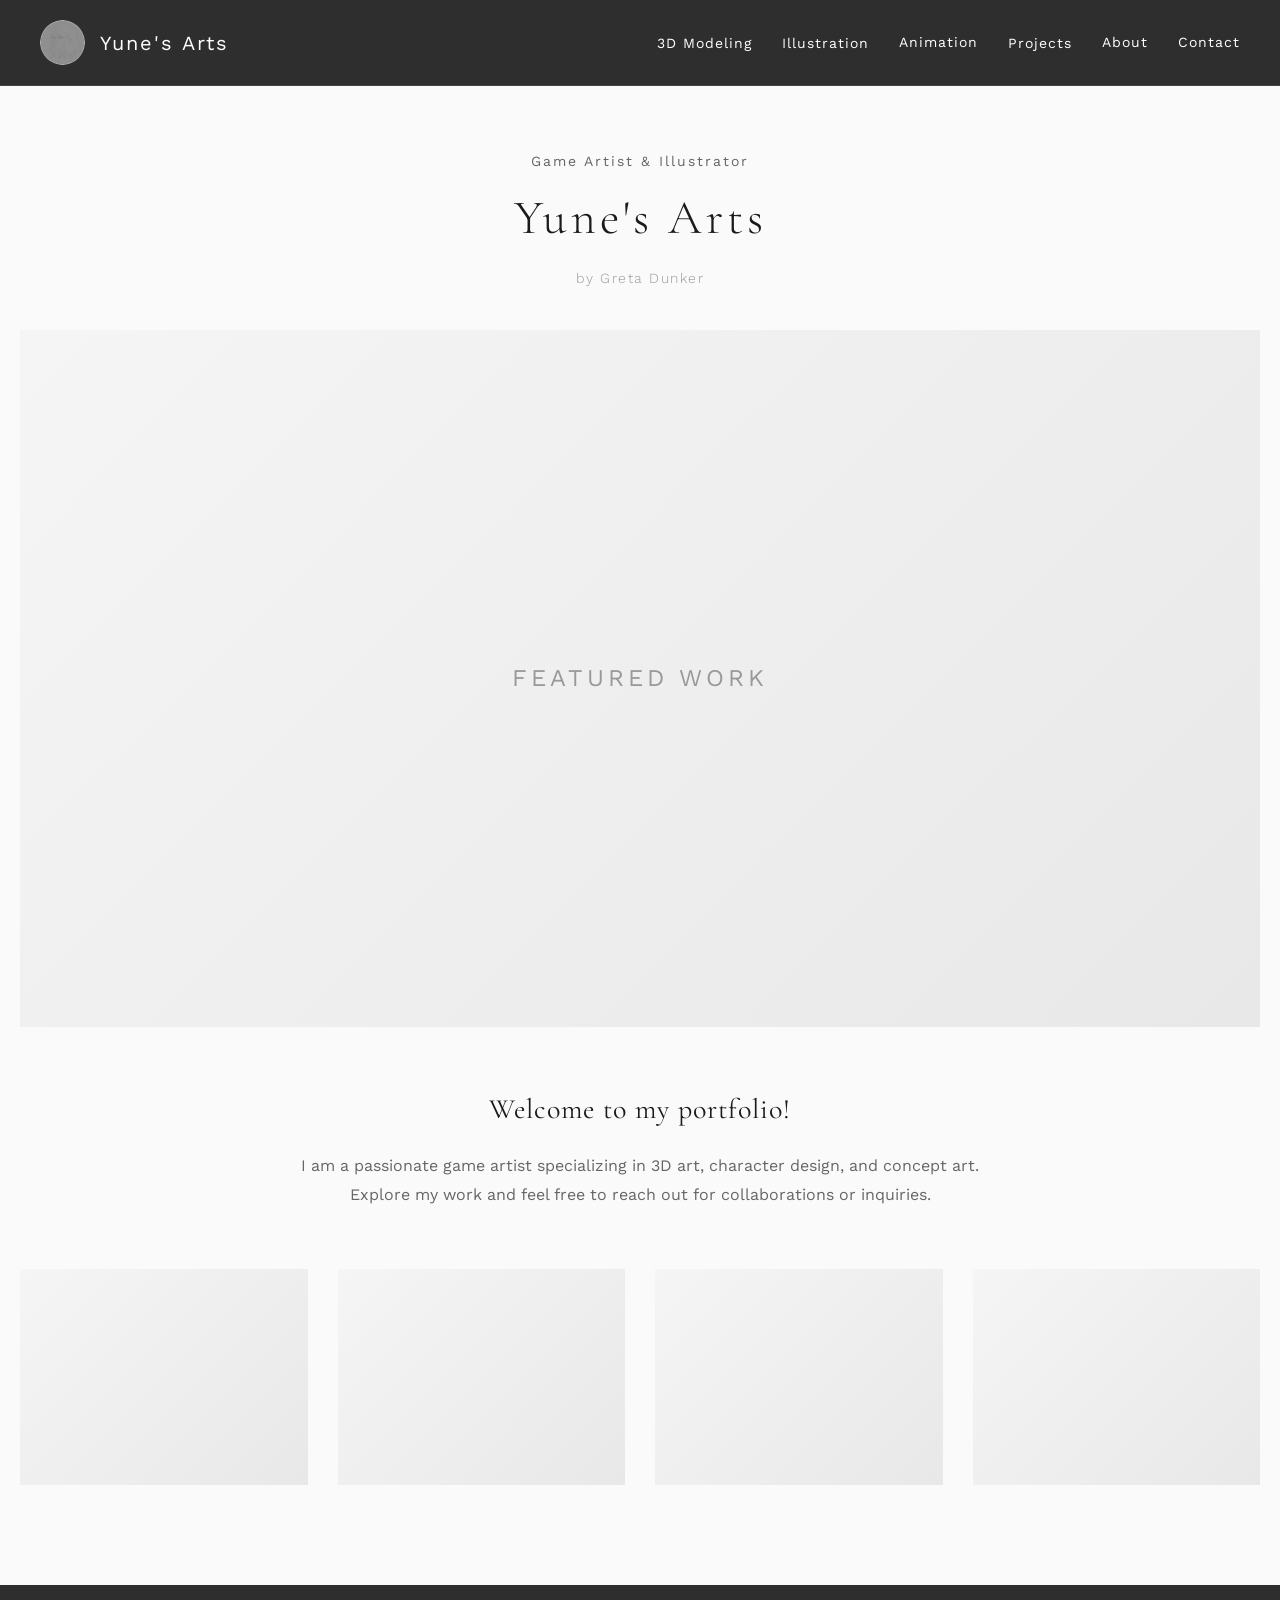
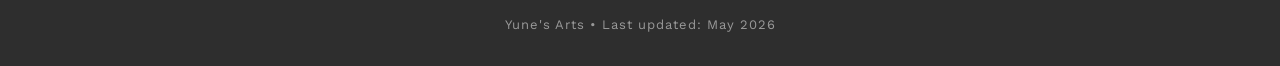
<file: index.html>
<!DOCTYPE html>
<html lang="en">
<head>
    <meta charset="UTF-8">
    <meta name="viewport" content="width=device-width, initial-scale=1.0">
    <title>Yune's Arts - Game Artist & Illustrator</title>
    <link rel="stylesheet" href="style.css">
</head>
<body>
    <!-- Navigation -->
    <nav>
        <div class="nav-container">
            <div class="nav-left">
                <a href="about.html" class="profile-pic">
                    <img src="images/profile.png" alt="Yune's Arts Profile">
                </a>
                <a href="index.html" class="logo">
                    <span>Yune's Arts</span>
                </a>
            </div>
            
            <div class="nav-menu">
                <div class="dropdown">
                    <a href="3d-modeling.html">3D Modeling</a>
                    <div class="dropdown-content">
                        <a href="3d-characters.html">Characters</a>
                        <a href="3d-props.html">Props</a>
                        <a href="3d-environment.html">Environment</a>
                    </div>
                </div>
                
                <div class="dropdown">
                    <a href="illustration.html">Illustration</a>
                    <div class="dropdown-content">
                        <a href="concept-art.html">Concept Art</a>
                        <a href="character-design.html">Character Design</a>
                    </div>
                </div>
                
                <a href="animation.html">Animation</a>
                
                <div class="dropdown">
                    <a href="projects.html">Projects</a>
                    <div class="dropdown-content">
                        <a href="project-1.html">Project 1</a>
                        <a href="project-2.html">Project 2</a>
                        <a href="project-3.html">Project 3</a>
                    </div>
                </div>
                
                <a href="about.html">About</a>
                <a href="contact.html">Contact</a>
            </div>
        </div>
    </nav>

    <!-- Mobile Menu Toggle -->
    <button class="mobile-menu-toggle" aria-label="Menu">
        <span></span>
        <span></span>
        <span></span>
    </button>

    <!-- Main Title Section -->
<main>
    <p class="subtitle">Game Artist & Illustrator</p>
    <h1>Yune's Arts</h1>
    <p class="name-line">by Greta Dunker</p>
</main>

<!-- Featured Work Image -->
<section class="hero-image">
    <a href="3d-modeling.html" class="hero-image-link">
        <div class="hero-placeholder">
            <span>FEATURED WORK</span>
        </div>
    </a>
</section>

    <!-- Welcome Text -->
    <section class="welcome-text">
        <h2>Welcome to my portfolio!</h2>
        <p>
            I am a passionate game artist specializing in 3D art, character design, and concept art. 
            Explore my work and feel free to reach out for collaborations or inquiries.
        </p>
    </section>

    <!-- Category Cards -->
    <section class="category-row">
        <a href="3d-modeling.html" class="category-card-small">
            <div class="category-image-small">
                <div class="placeholder-small"></div>
            </div>
        </a>

        <a href="illustration.html" class="category-card-small">
            <div class="category-image-small">
                <div class="placeholder-small"></div>
            </div>
        </a>

        <a href="animation.html" class="category-card-small">
            <div class="category-image-small">
                <div class="placeholder-small"></div>
            </div>
        </a>

        <a href="projects.html" class="category-card-small">
            <div class="category-image-small">
                <div class="placeholder-small"></div>
            </div>
        </a>
    </section>

    <!-- Footer -->
    <footer>
        <p>Yune's Arts • Last updated: May 2026</p>
    </footer>

    <!-- Mobile Menu Script -->
    <script>
        const menuToggle = document.querySelector('.mobile-menu-toggle');
        const navMenu = document.querySelector('.nav-menu');
        
        menuToggle.addEventListener('click', () => {
            navMenu.classList.toggle('active');
            menuToggle.classList.toggle('active');
        });
        
        document.querySelectorAll('.nav-menu a').forEach(link => {
            link.addEventListener('click', () => {
                navMenu.classList.remove('active');
                menuToggle.classList.remove('active');
            });
        });
    </script>

</body>
</html>
</file>
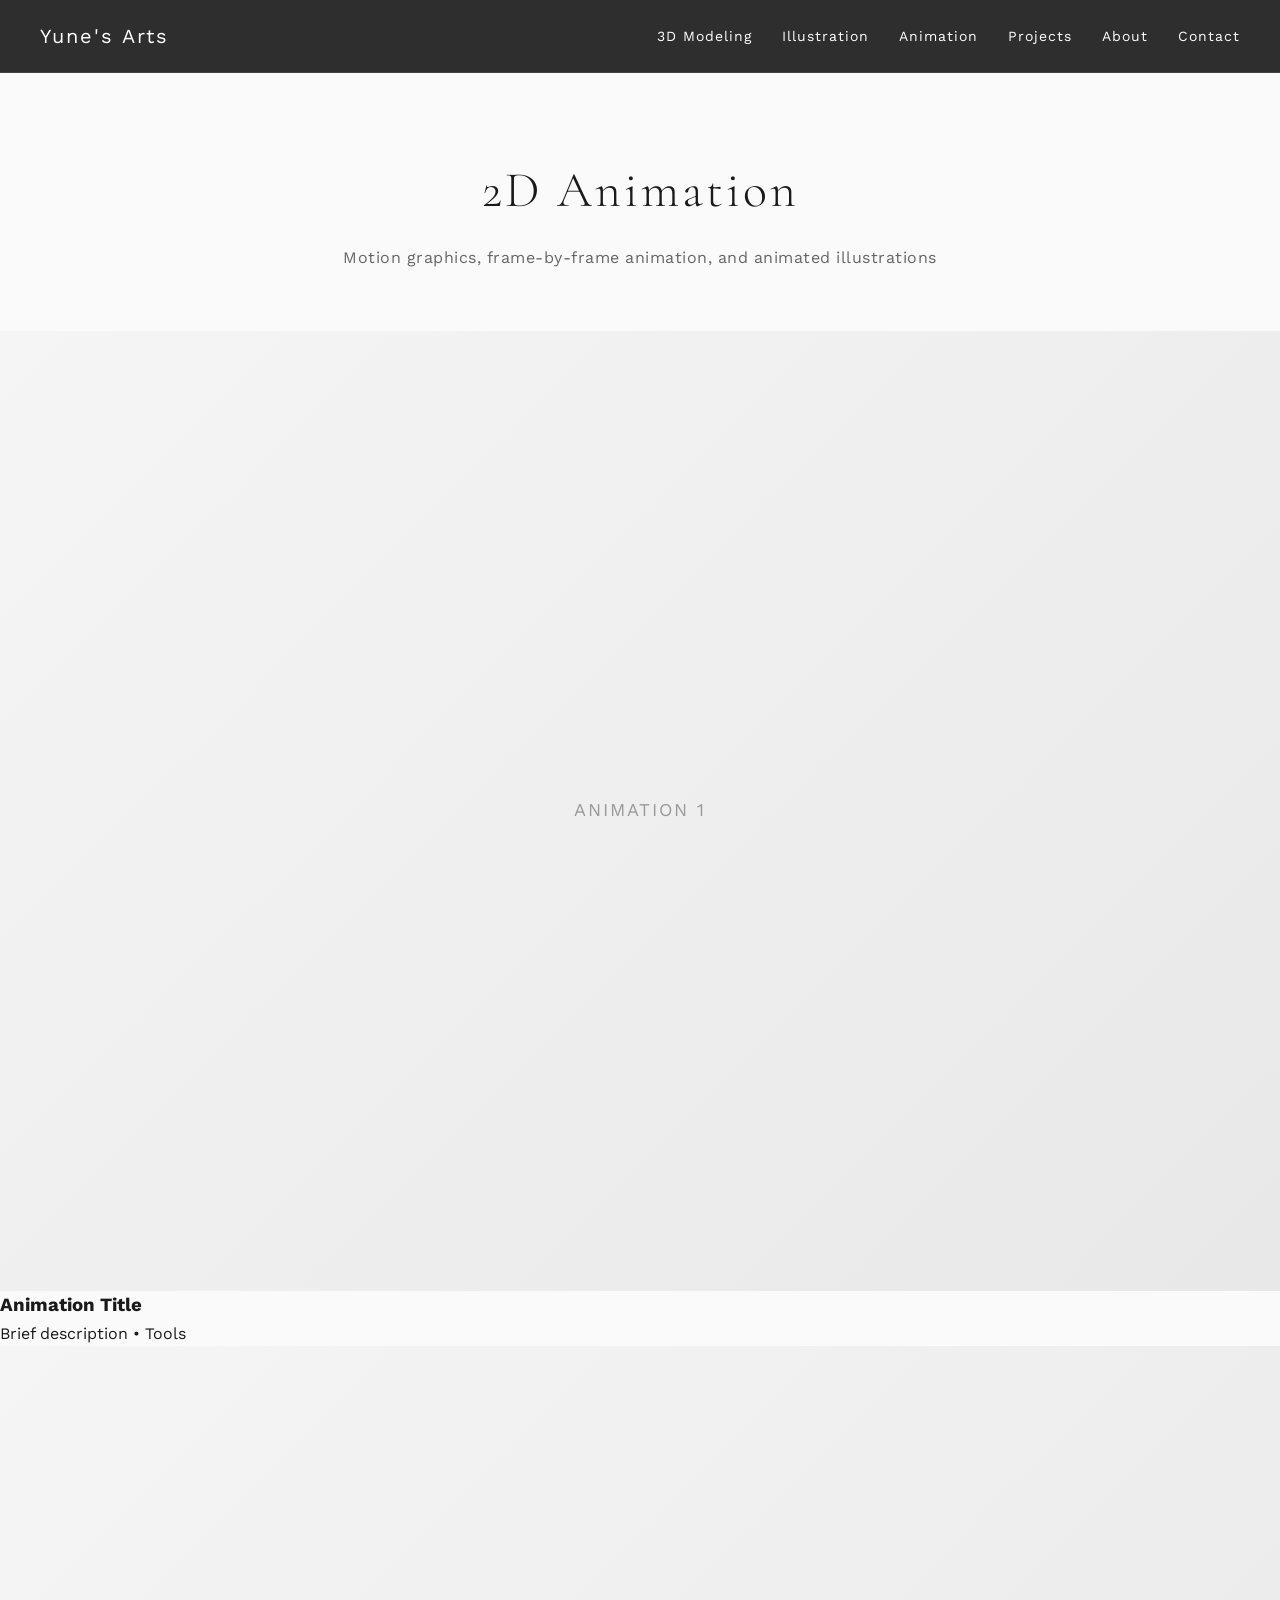
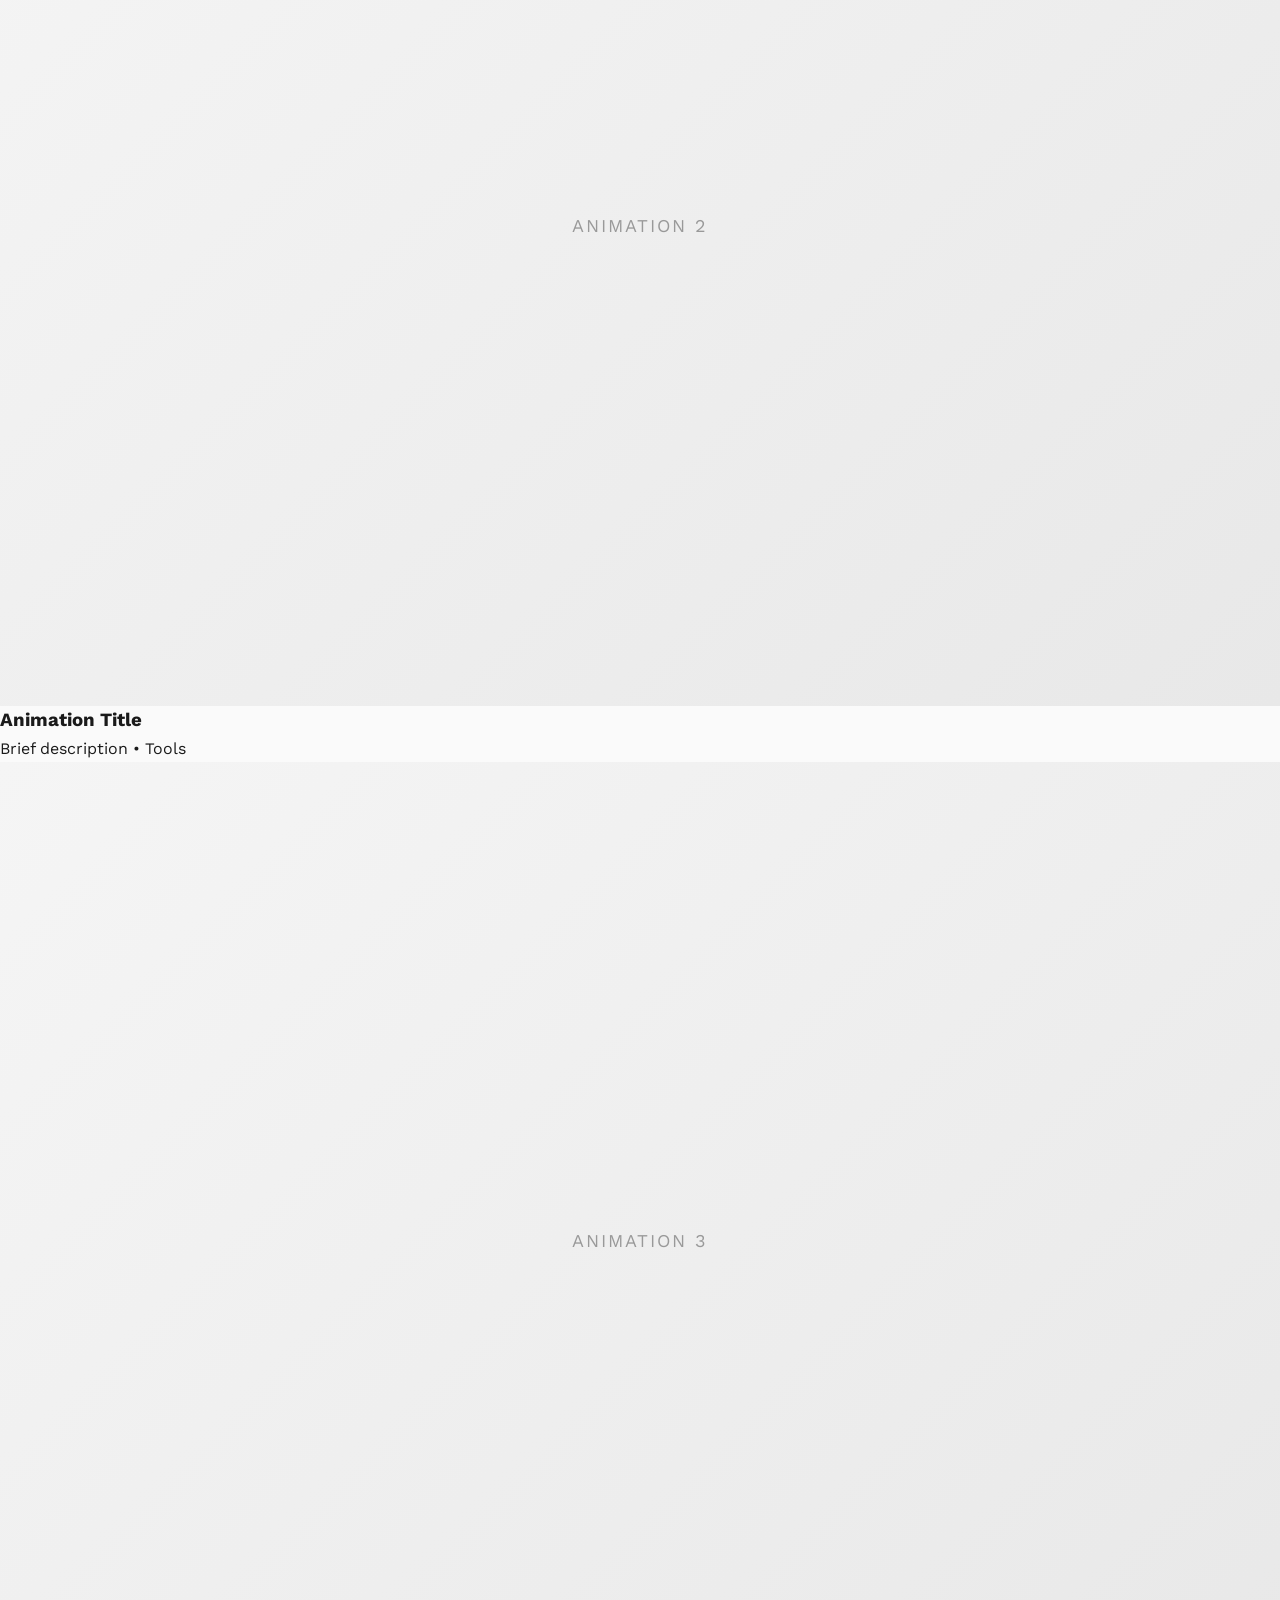
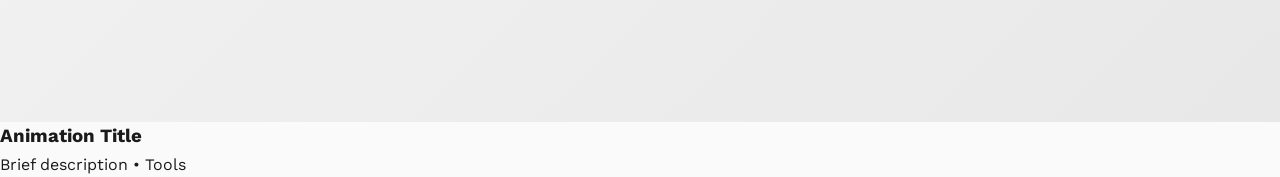
<file: 2d-animation.html>
<!DOCTYPE html>
<html lang="en">
<head>
    <meta charset="UTF-8">
    <meta name="viewport" content="width=device-width, initial-scale=1.0">
    <title>2D Animation - Yune's Arts</title>
    <link rel="stylesheet" href="style.css">
</head>
<body>
    <nav>
        <div class="nav-container">
            <a href="index.html" class="logo">
                <span>Yune's Arts</span>
            </a>
            
            <div class="nav-menu">
                <div class="dropdown">
                    <a href="3d-modeling.html">3D Modeling</a>
                    <div class="dropdown-content">
                        <a href="3d-characters.html">Characters</a>
                        <a href="3d-props.html">Props</a>
                        <a href="3d-environment.html">Environment</a>
                    </div>
                </div>
                
                <div class="dropdown">
                    <a href="illustration.html">Illustration</a>
                    <div class="dropdown-content">
                        <a href="concept-art.html">Concept Art</a>
                        <a href="character-design.html">Character Design</a>
                    </div>
                </div>
                
                <a href="animation.html">Animation</a>
                
                <div class="dropdown">
                    <a href="projects.html">Projects</a>
                    <div class="dropdown-content">
                        <a href="project-1.html">Project 1</a>
                        <a href="project-2.html">Project 2</a>
                        <a href="project-3.html">Project 3</a>
                    </div>
                </div>
                
                <a href="about.html">About</a>
                <a href="contact.html">Contact</a>
            </div>
        </div>
    </nav>

    <!-- Mobile Menu Toggle -->
<button class="mobile-menu-toggle" aria-label="Menu">
    <span></span>
    <span></span>
    <span></span>
</button>

<script>
    // Mobile Menu Toggle
    const menuToggle = document.querySelector('.mobile-menu-toggle');
    const navMenu = document.querySelector('.nav-menu');
    
    menuToggle.addEventListener('click', () => {
        navMenu.classList.toggle('active');
        menuToggle.classList.toggle('active');
    });
    
    // Close menu when clicking a link
    document.querySelectorAll('.nav-menu a').forEach(link => {
        link.addEventListener('click', () => {
            navMenu.classList.remove('active');
            menuToggle.classList.remove('active');
        });
    });
</script>

    <section class="page-header">
        <h1>2D Animation</h1>
        <p>Motion graphics, frame-by-frame animation, and animated illustrations</p>
    </section>

    <section class="gallery-grid-vertical">
    <article class="gallery-item-vertical">
        <div class="gallery-image-vertical">
            <div class="placeholder-gallery">ANIMATION 1</div>
        </div>
        <h3>Animation Title</h3>
        <p>Brief description • Tools</p>
    </article>

    <article class="gallery-item-vertical">
        <div class="gallery-image-vertical">
            <div class="placeholder-gallery">ANIMATION 2</div>
        </div>
        <h3>Animation Title</h3>
        <p>Brief description • Tools</p>
    </article>

    <article class="gallery-item-vertical">
        <div class="gallery-image-vertical">
            <div class="placeholder-gallery">ANIMATION 3</div>
        </div>
        <h3>Animation Title</h3>
        <p>Brief description • Tools</p>
    </article>
</section>

</body>
</html>
</file>
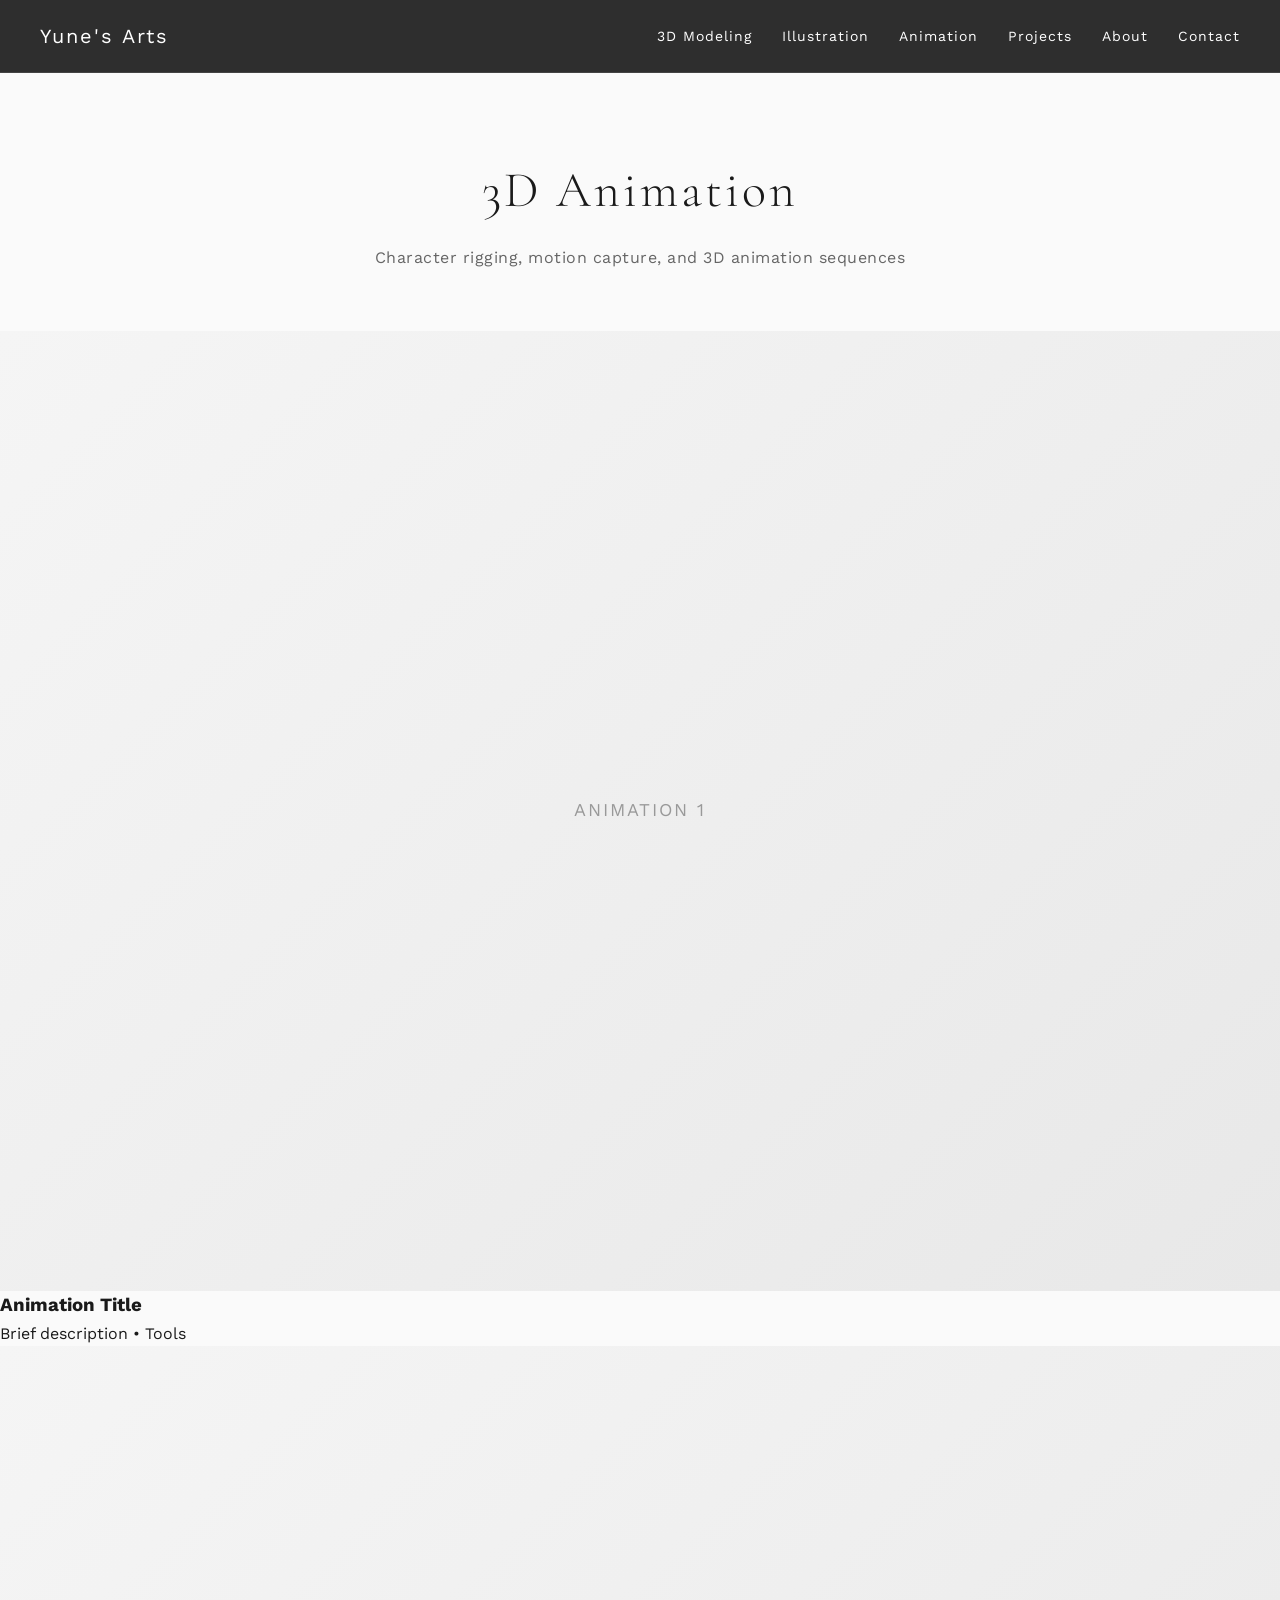
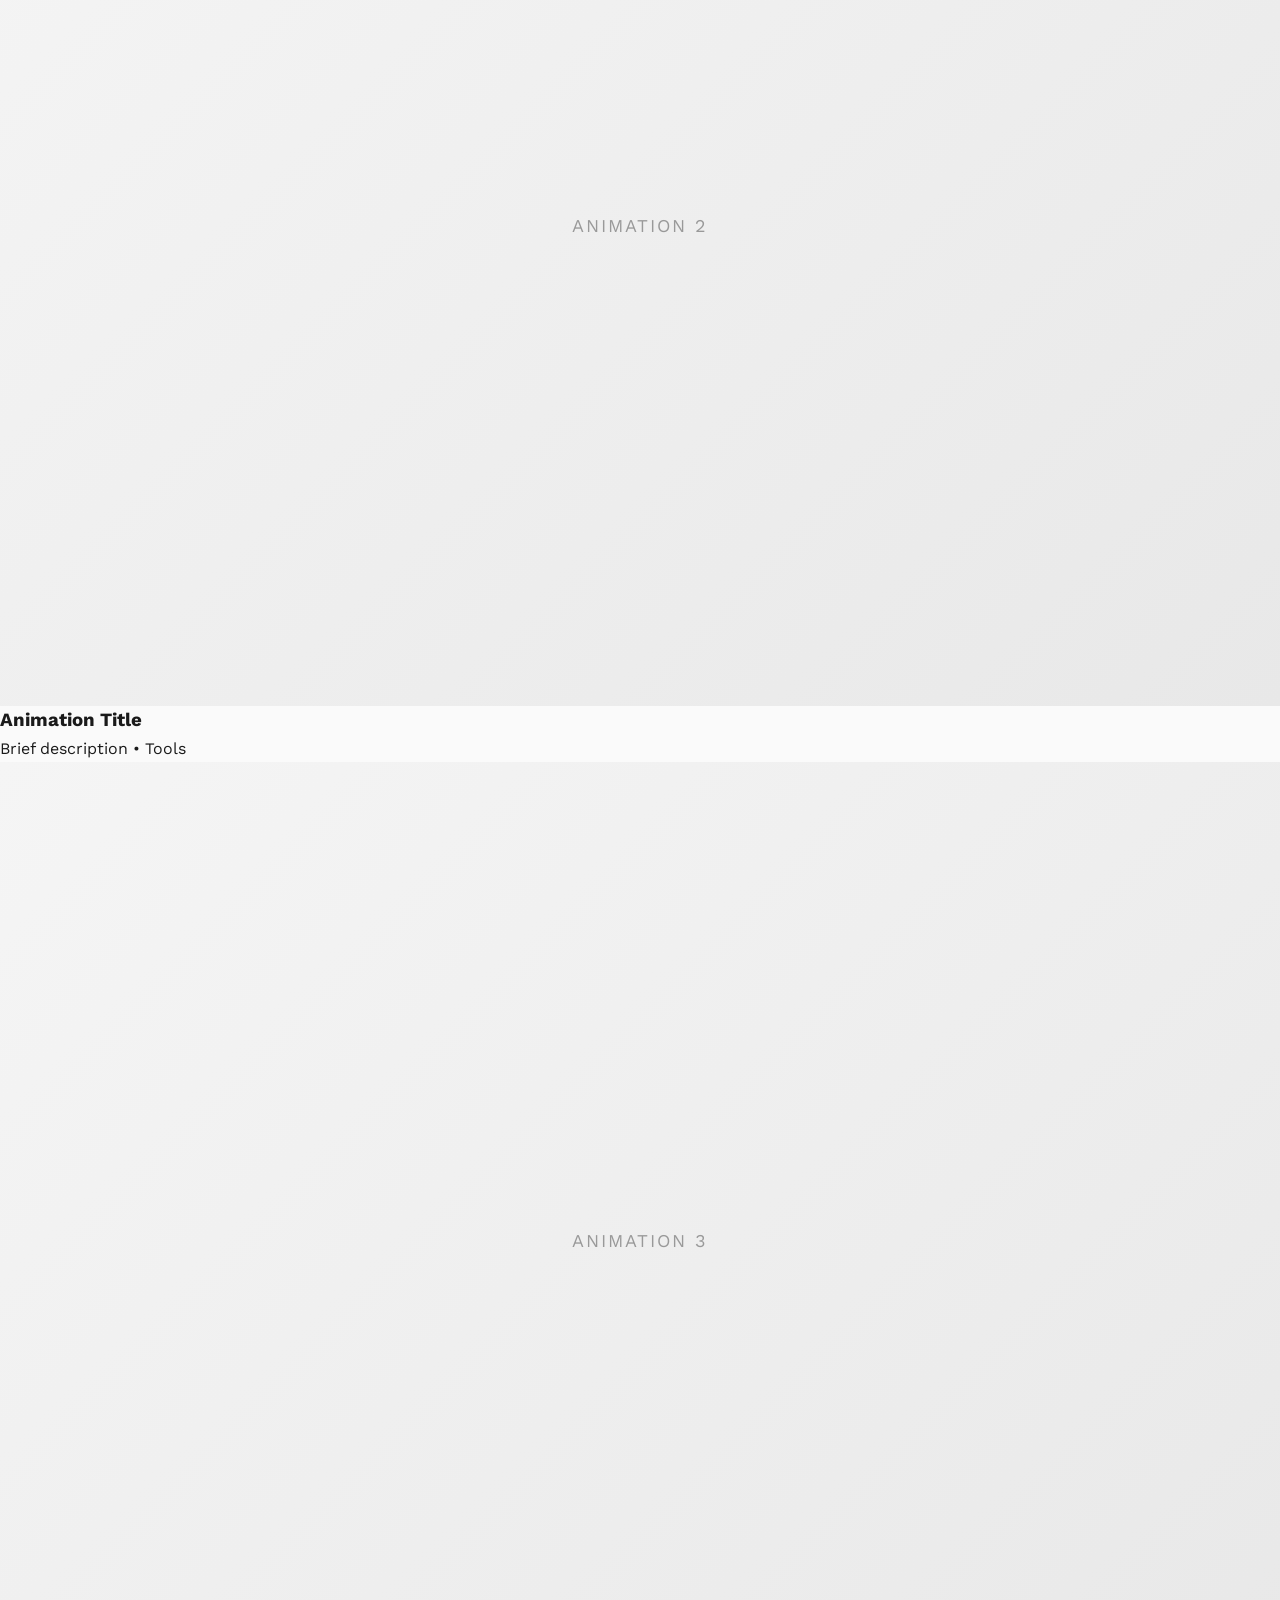
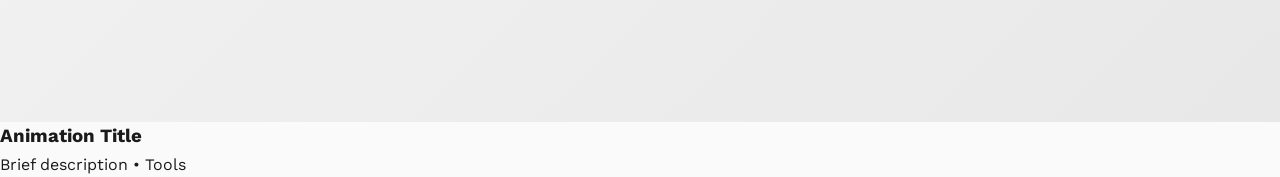
<file: 3d-animation.html>
<!DOCTYPE html>
<html lang="en">
<head>
    <meta charset="UTF-8">
    <meta name="viewport" content="width=device-width, initial-scale=1.0">
    <title>3D Animation - Yune's Arts</title>
    <link rel="stylesheet" href="style.css">
</head>
<body>
    <nav>
        <div class="nav-container">
            <a href="index.html" class="logo">
                <span>Yune's Arts</span>
            </a>
            
            <div class="nav-menu">
                <div class="dropdown">
                    <a href="3d-modeling.html">3D Modeling</a>
                    <div class="dropdown-content">
                        <a href="3d-characters.html">Characters</a>
                        <a href="3d-props.html">Props</a>
                        <a href="3d-environment.html">Environment</a>
                    </div>
                </div>
                
                <div class="dropdown">
                    <a href="illustration.html">Illustration</a>
                    <div class="dropdown-content">
                        <a href="concept-art.html">Concept Art</a>
                        <a href="character-design.html">Character Design</a>
                    </div>
                </div>
                
                <a href="animation.html">Animation</a>
                
                <div class="dropdown">
                    <a href="projects.html">Projects</a>
                    <div class="dropdown-content">
                        <a href="project-1.html">Project 1</a>
                        <a href="project-2.html">Project 2</a>
                        <a href="project-3.html">Project 3</a>
                    </div>
                </div>
                
                <a href="about.html">About</a>
                <a href="contact.html">Contact</a>
            </div>
        </div>
    </nav>

    <section class="page-header">
        <h1>3D Animation</h1>
        <p>Character rigging, motion capture, and 3D animation sequences</p>
    </section>

    <section class="gallery-grid-vertical">
    <article class="gallery-item-vertical">
        <div class="gallery-image-vertical">
            <div class="placeholder-gallery">ANIMATION 1</div>
        </div>
        <h3>Animation Title</h3>
        <p>Brief description • Tools</p>
    </article>

    <article class="gallery-item-vertical">
        <div class="gallery-image-vertical">
            <div class="placeholder-gallery">ANIMATION 2</div>
        </div>
        <h3>Animation Title</h3>
        <p>Brief description • Tools</p>
    </article>

    <article class="gallery-item-vertical">
        <div class="gallery-image-vertical">
            <div class="placeholder-gallery">ANIMATION 3</div>
        </div>
        <h3>Animation Title</h3>
        <p>Brief description • Tools</p>
    </article>
</section>

</body>
</html>
</file>
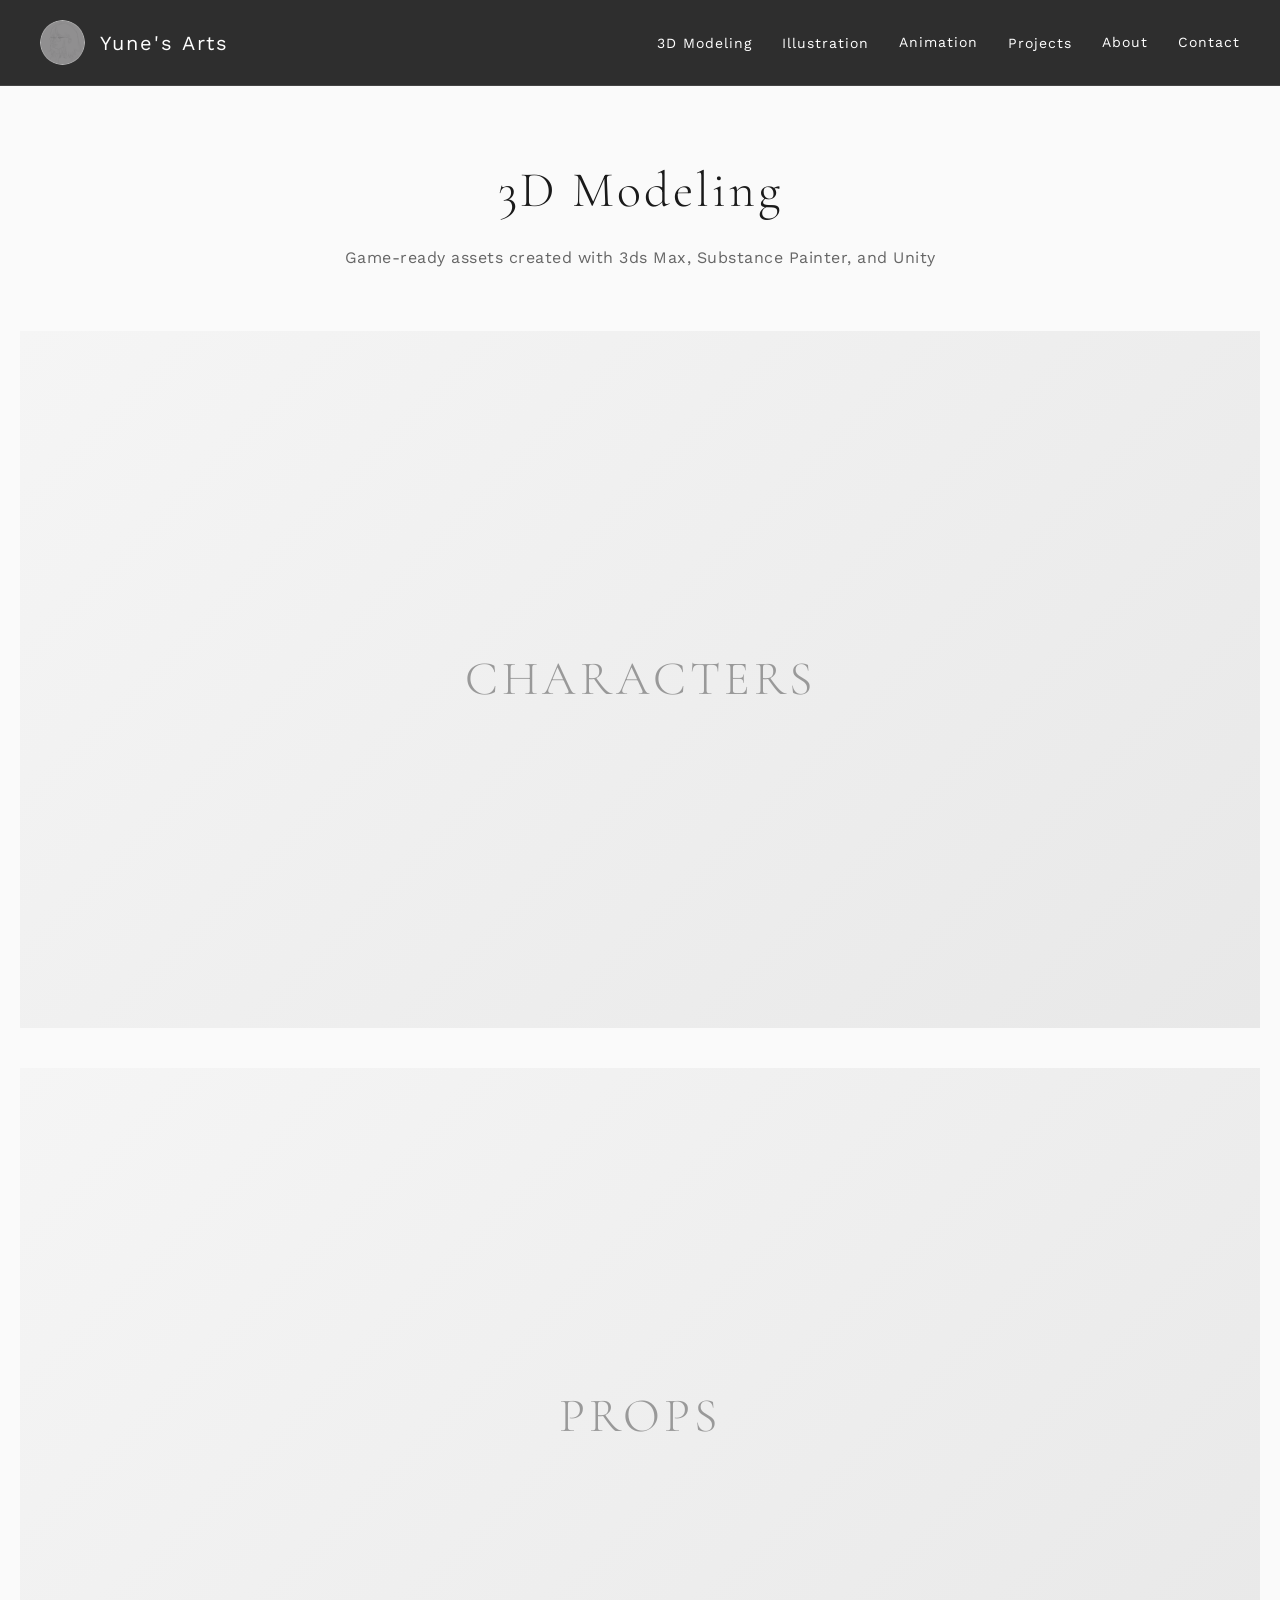
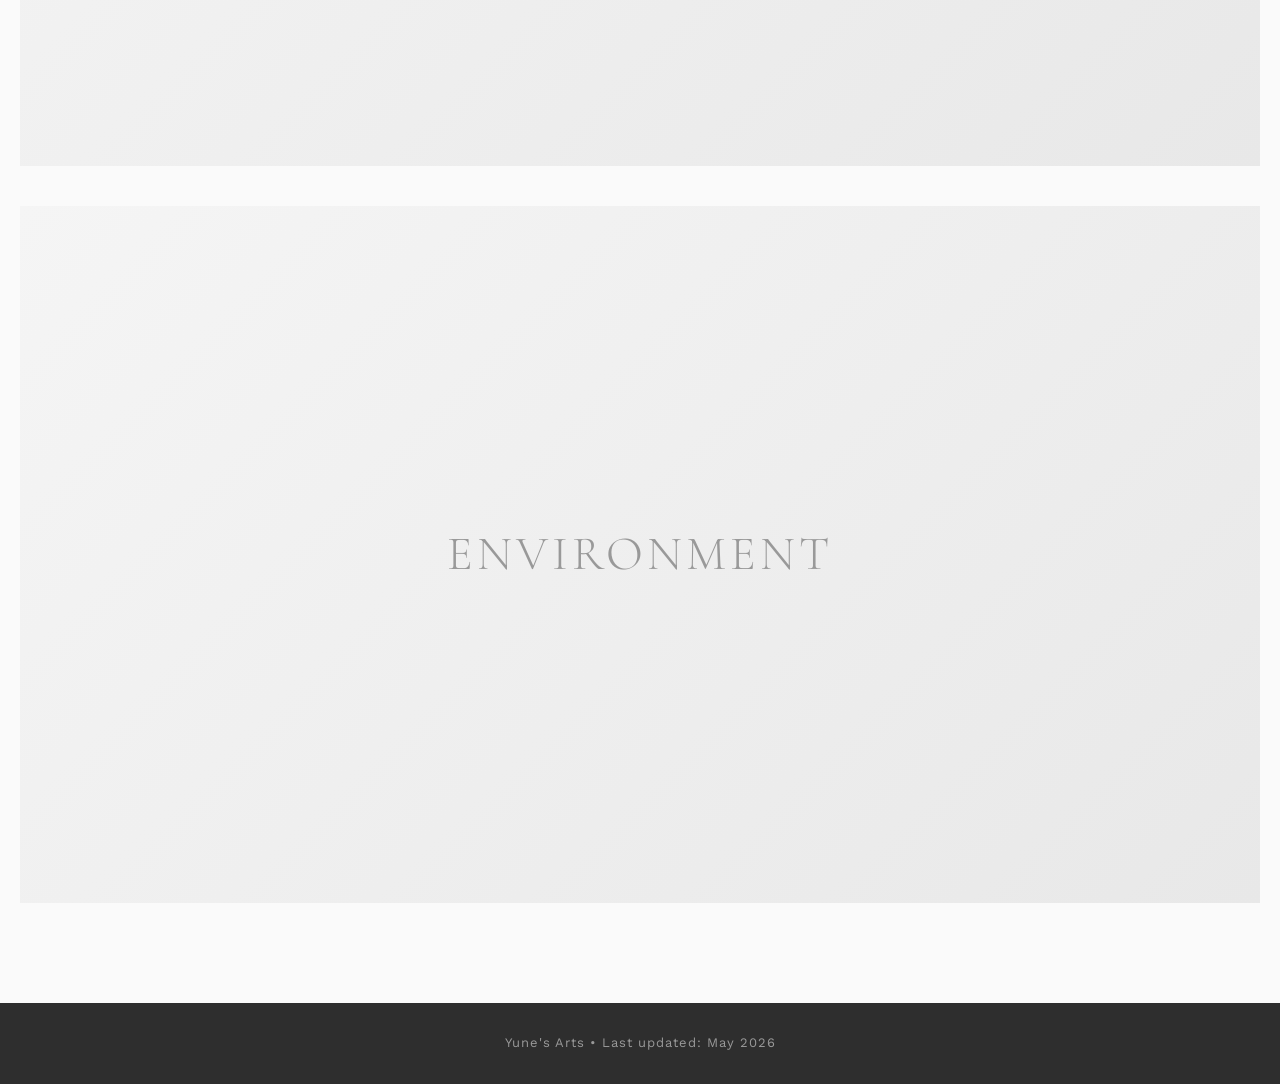
<file: 3d-modeling.html>
<!DOCTYPE html>
<html lang="en">
<head>
    <meta charset="UTF-8">
    <meta name="viewport" content="width=device-width, initial-scale=1.0">
    <title>3D Modeling - Yune's Arts</title>
    <link rel="stylesheet" href="style.css">
</head>
<body>
    <!-- Navigation -->
    <nav>
        <div class="nav-container">
            <div class="nav-left">
                <a href="about.html" class="profile-pic">
                    <img src="images/profile.png" alt="Yune's Arts Profile">
                </a>
                <a href="index.html" class="logo">
                    <span>Yune's Arts</span>
                </a>
            </div>
            
            <div class="nav-menu">
                <div class="dropdown">
                    <a href="3d-modeling.html">3D Modeling</a>
                    <div class="dropdown-content">
                        <a href="3d-characters.html">Characters</a>
                        <a href="3d-props.html">Props</a>
                        <a href="3d-environment.html">Environment</a>
                    </div>
                </div>
                
                <div class="dropdown">
                    <a href="illustration.html">Illustration</a>
                    <div class="dropdown-content">
                        <a href="concept-art.html">Concept Art</a>
                        <a href="character-design.html">Character Design</a>
                    </div>
                </div>
                
                <a href="animation.html">Animation</a>
                
                <div class="dropdown">
                    <a href="projects.html">Projects</a>
                    <div class="dropdown-content">
                        <a href="project-1.html">Project 1</a>
                        <a href="project-2.html">Project 2</a>
                        <a href="project-3.html">Project 3</a>
                    </div>
                </div>
                
                <a href="about.html">About</a>
                <a href="contact.html">Contact</a>
            </div>
        </div>
    </nav>

    <!-- Mobile Menu Toggle -->
    <button class="mobile-menu-toggle" aria-label="Menu">
        <span></span>
        <span></span>
        <span></span>
    </button>

    <!-- Page Header -->
    <section class="page-header">
        <h1>3D Modeling</h1>
        <p>Game-ready assets created with 3ds Max, Substance Painter, and Unity</p>
    </section>

    <!-- Category Grid -->
    <section class="category-grid-vertical">
        <a href="3d-characters.html" class="category-large-vertical">
            <div class="category-image-large-vertical">
                <div class="placeholder-large">
                    <h2>CHARACTERS</h2>
                </div>
            </div>
        </a>

        <a href="3d-props.html" class="category-large-vertical">
            <div class="category-image-large-vertical">
                <div class="placeholder-large">
                    <h2>PROPS</h2>
                </div>
            </div>
        </a>

        <a href="3d-environment.html" class="category-large-vertical">
            <div class="category-image-large-vertical">
                <div class="placeholder-large">
                    <h2>ENVIRONMENT</h2>
                </div>
            </div>
        </a>
    </section>

    <!-- Footer -->
    <footer>
        <p>Yune's Arts • Last updated: May 2026</p>
    </footer>

    <!-- Mobile Menu Script -->
    <script>
        const menuToggle = document.querySelector('.mobile-menu-toggle');
        const navMenu = document.querySelector('.nav-menu');
        
        menuToggle.addEventListener('click', () => {
            navMenu.classList.toggle('active');
            menuToggle.classList.toggle('active');
        });
        
        document.querySelectorAll('.nav-menu a').forEach(link => {
            link.addEventListener('click', () => {
                navMenu.classList.remove('active');
                menuToggle.classList.remove('active');
            });
        });
    </script>

</body>
</html>
</file>
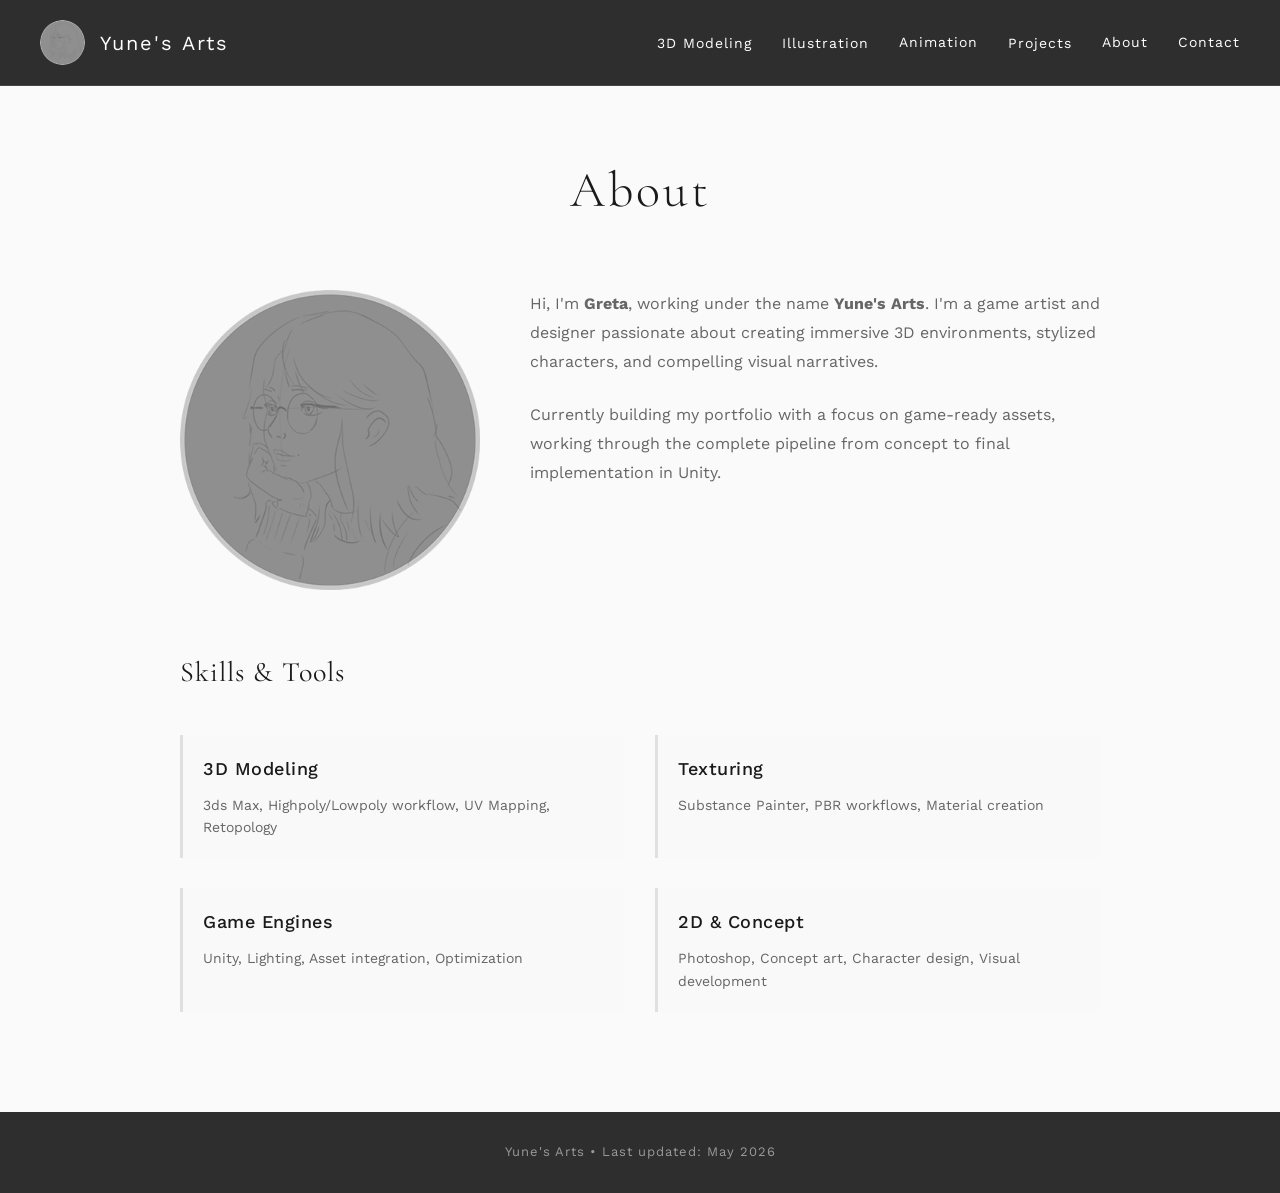
<file: about.html>
<!DOCTYPE html>
<html lang="en">
<head>
    <meta charset="UTF-8">
    <meta name="viewport" content="width=device-width, initial-scale=1.0">
    <title>About - Yune's Arts</title>
    <link rel="stylesheet" href="style.css">
</head>
<body>
    <!-- Navigation -->
    <nav>
        <div class="nav-container">
            <div class="nav-left">
                <a href="about.html" class="profile-pic">
                    <img src="images/profile.png" alt="Yune's Arts Profile">
                </a>
                <a href="index.html" class="logo">
                    <span>Yune's Arts</span>
                </a>
            </div>
            
            <div class="nav-menu">
                <div class="dropdown">
                    <a href="3d-modeling.html">3D Modeling</a>
                    <div class="dropdown-content">
                        <a href="3d-characters.html">Characters</a>
                        <a href="3d-props.html">Props</a>
                        <a href="3d-environment.html">Environment</a>
                    </div>
                </div>
                
                <div class="dropdown">
                    <a href="illustration.html">Illustration</a>
                    <div class="dropdown-content">
                        <a href="concept-art.html">Concept Art</a>
                        <a href="character-design.html">Character Design</a>
                    </div>
                </div>
                
                <a href="animation.html">Animation</a>
                
                <div class="dropdown">
                    <a href="projects.html">Projects</a>
                    <div class="dropdown-content">
                        <a href="project-1.html">Project 1</a>
                        <a href="project-2.html">Project 2</a>
                        <a href="project-3.html">Project 3</a>
                    </div>
                </div>
                
                <a href="about.html">About</a>
                <a href="contact.html">Contact</a>
            </div>
        </div>
    </nav>

    <!-- Mobile Menu Toggle -->
    <button class="mobile-menu-toggle" aria-label="Menu">
        <span></span>
        <span></span>
        <span></span>
    </button>

    <!-- About Content -->
    <section class="about-page">
        <h1>About</h1>
        
        <div class="about-main">
            <div class="about-image">
                <img src="images/profile.png" alt="Yune's Arts">
            </div>
            
            <div class="about-text">
                <p>Hi, I'm <strong>Greta</strong>, working under the name <strong>Yune's Arts</strong>. I'm a game artist and designer passionate about creating immersive 3D environments, stylized characters, and compelling visual narratives.</p>
                
                <p>Currently building my portfolio with a focus on game-ready assets, working through the complete pipeline from concept to final implementation in Unity.</p>
            </div>
        </div>
        
        <div class="about-content">
            <h2>Skills & Tools</h2>
            
            <div class="skills-list">
                <div class="skill-group">
                    <h3>3D Modeling</h3>
                    <p>3ds Max, Highpoly/Lowpoly workflow, UV Mapping, Retopology</p>
                </div>
                
                <div class="skill-group">
                    <h3>Texturing</h3>
                    <p>Substance Painter, PBR workflows, Material creation</p>
                </div>
                
                <div class="skill-group">
                    <h3>Game Engines</h3>
                    <p>Unity, Lighting, Asset integration, Optimization</p>
                </div>
                
                <div class="skill-group">
                    <h3>2D & Concept</h3>
                    <p>Photoshop, Concept art, Character design, Visual development</p>
                </div>
            </div>
        </div>
    </section>

    <!-- Footer -->
    <footer>
        <p>Yune's Arts • Last updated: May 2026</p>
    </footer>

    <!-- Mobile Menu Script -->
    <script>
        const menuToggle = document.querySelector('.mobile-menu-toggle');
        const navMenu = document.querySelector('.nav-menu');
        
        menuToggle.addEventListener('click', () => {
            navMenu.classList.toggle('active');
            menuToggle.classList.toggle('active');
        });
        
        document.querySelectorAll('.nav-menu a').forEach(link => {
            link.addEventListener('click', () => {
                navMenu.classList.remove('active');
                menuToggle.classList.remove('active');
            });
        });
    </script>

</body>
</html>
</file>
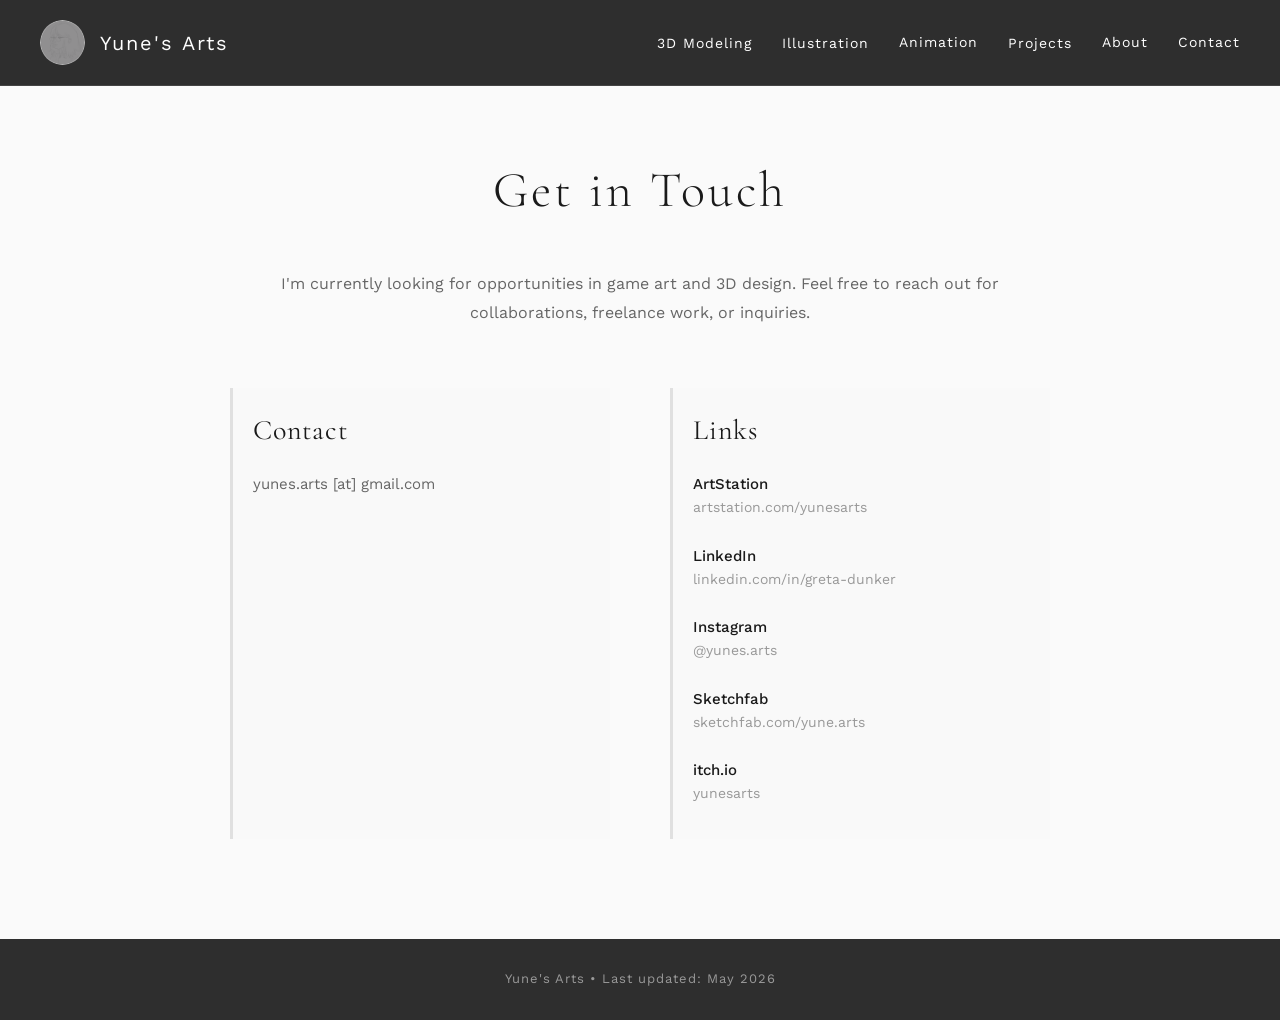
<file: contact.html>
<!DOCTYPE html>
<html lang="en">
<head>
    <meta charset="UTF-8">
    <meta name="viewport" content="width=device-width, initial-scale=1.0">
    <title>Contact - Yune's Arts</title>
    <link rel="stylesheet" href="style.css">
</head>
<body>
    <!-- Navigation -->
    <nav>
        <div class="nav-container">
            <div class="nav-left">
                <a href="about.html" class="profile-pic">
                    <img src="images/profile.png" alt="Yune's Arts Profile">
                </a>
                <a href="index.html" class="logo">
                    <span>Yune's Arts</span>
                </a>
            </div>
            
            <div class="nav-menu">
                <div class="dropdown">
                    <a href="3d-modeling.html">3D Modeling</a>
                    <div class="dropdown-content">
                        <a href="3d-characters.html">Characters</a>
                        <a href="3d-props.html">Props</a>
                        <a href="3d-environment.html">Environment</a>
                    </div>
                </div>
                
                <div class="dropdown">
                    <a href="illustration.html">Illustration</a>
                    <div class="dropdown-content">
                        <a href="concept-art.html">Concept Art</a>
                        <a href="character-design.html">Character Design</a>
                    </div>
                </div>
                
                <a href="animation.html">Animation</a>
                
                <div class="dropdown">
                    <a href="projects.html">Projects</a>
                    <div class="dropdown-content">
                        <a href="project-1.html">Project 1</a>
                        <a href="project-2.html">Project 2</a>
                        <a href="project-3.html">Project 3</a>
                    </div>
                </div>
                
                <a href="about.html">About</a>
                <a href="contact.html">Contact</a>
            </div>
        </div>
    </nav>

    <!-- Mobile Menu Toggle -->
    <button class="mobile-menu-toggle" aria-label="Menu">
        <span></span>
        <span></span>
        <span></span>
    </button>

    <!-- Contact Content -->
    <section class="contact-page">
        <h1>Get in Touch</h1>
        
        <div class="contact-content">
            <p>I'm currently looking for opportunities in game art and 3D design. Feel free to reach out for collaborations, freelance work, or inquiries.</p>
            
            <div class="contact-sections">
                <!-- Contact -->
                <div class="contact-group">
                    <h2>Contact</h2>
                    <a href="mailto:your.email@example.com" class="contact-link">yunes.arts [at] gmail.com</a>
                </div>
                
                <!-- Links -->
                <div class="contact-group">
                    <h2>Links</h2>
                    <div class="links-list">
                        <a href="https://www.artstation.com/yunesarts" target="_blank" class="contact-link">
                            <span class="platform">ArtStation</span>
                            <span class="account">artstation.com/yunesarts</span>
                        </a>
                        <a href="https://www.linkedin.com/in/greta-dunker/" target="_blank" class="contact-link">
                            <span class="platform">LinkedIn</span>
                            <span class="account">linkedin.com/in/greta-dunker</span>
                        </a>
                        <a href="https://www.instagram.com/yunes.arts" target="_blank" class="contact-link">
                            <span class="platform">Instagram</span>
                            <span class="account">@yunes.arts</span>
                        </a>
                        <a href="https://sketchfab.com/yune.arts" target="_blank" class="contact-link">
                            <span class="platform">Sketchfab</span>
                            <span class="account">sketchfab.com/yune.arts</span>
                        </a>
                        <a href="https://itch.io/profile/yunesarts" target="_blank" class="contact-link">
                            <span class="platform">itch.io</span>
                            <span class="account">yunesarts</span>
                        </a>
                    </div>
                </div>
            </div>
        </div>
    </section>

    <!-- Footer -->
    <footer>
        <p>Yune's Arts • Last updated: May 2026</p>
    </footer>

    <!-- Mobile Menu Script -->
    <script>
        const menuToggle = document.querySelector('.mobile-menu-toggle');
        const navMenu = document.querySelector('.nav-menu');
        
        menuToggle.addEventListener('click', () => {
            navMenu.classList.toggle('active');
            menuToggle.classList.toggle('active');
        });
        
        document.querySelectorAll('.nav-menu a').forEach(link => {
            link.addEventListener('click', () => {
                navMenu.classList.remove('active');
                menuToggle.classList.remove('active');
            });
        });
    </script>

</body>
</html>
</file>
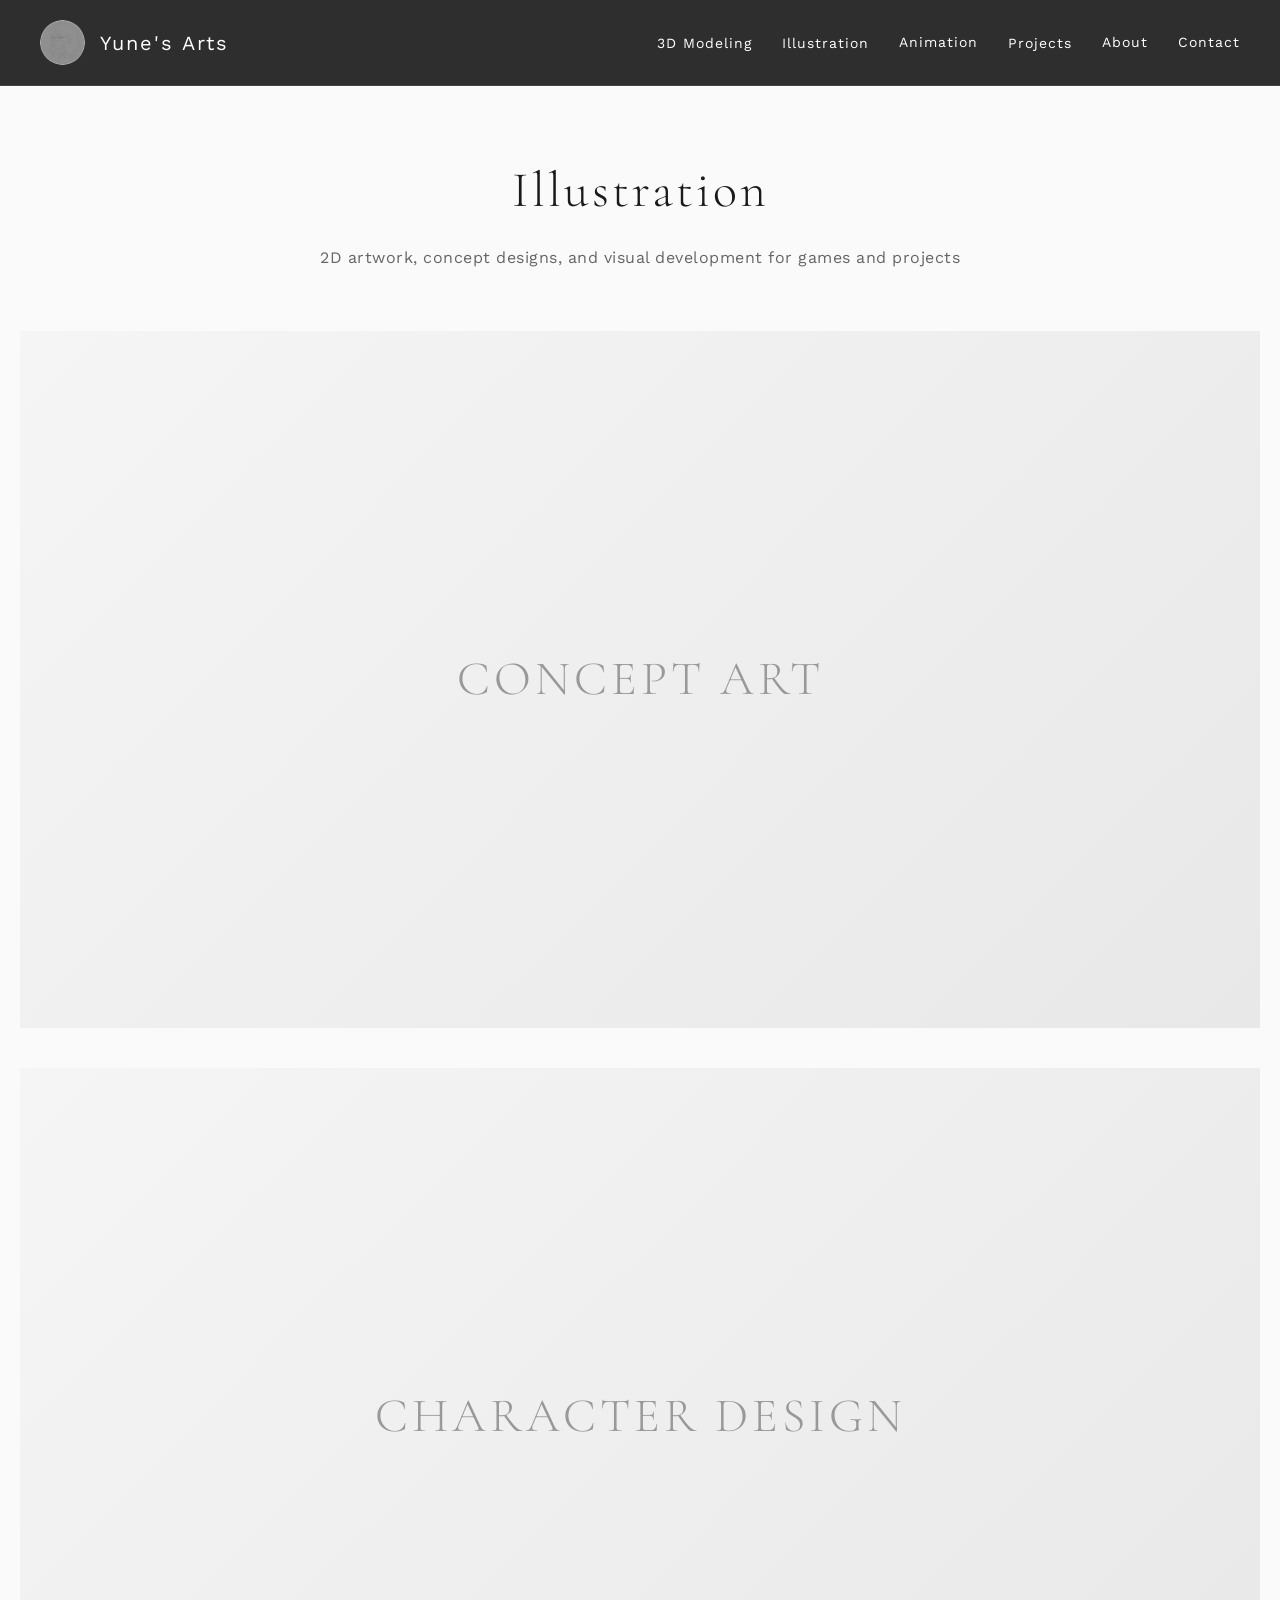
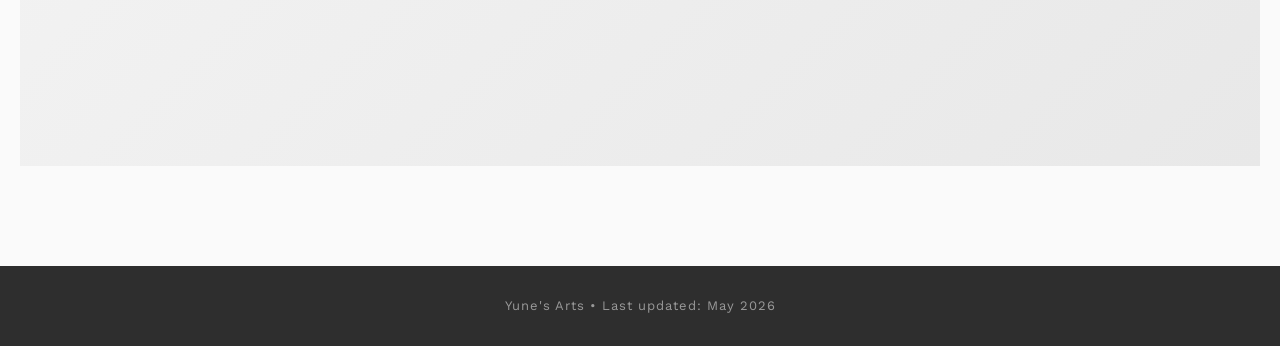
<file: illustration.html>
<!DOCTYPE html>
<html lang="en">
<head>
    <meta charset="UTF-8">
    <meta name="viewport" content="width=device-width, initial-scale=1.0">
    <title>Illustration - Yune's Arts</title>
    <link rel="stylesheet" href="style.css">
</head>
<body>
    <!-- Navigation -->
    <nav>
        <div class="nav-container">
            <div class="nav-left">
                <a href="about.html" class="profile-pic">
                    <img src="images/profile.png" alt="Yune's Arts Profile">
                </a>
                <a href="index.html" class="logo">
                    <span>Yune's Arts</span>
                </a>
            </div>
            
            <div class="nav-menu">
                <div class="dropdown">
                    <a href="3d-modeling.html">3D Modeling</a>
                    <div class="dropdown-content">
                        <a href="3d-characters.html">Characters</a>
                        <a href="3d-props.html">Props</a>
                        <a href="3d-environment.html">Environment</a>
                    </div>
                </div>
                
                <div class="dropdown">
                    <a href="illustration.html">Illustration</a>
                    <div class="dropdown-content">
                        <a href="concept-art.html">Concept Art</a>
                        <a href="character-design.html">Character Design</a>
                    </div>
                </div>
                
                <a href="animation.html">Animation</a>
                
                <div class="dropdown">
                    <a href="projects.html">Projects</a>
                    <div class="dropdown-content">
                        <a href="project-1.html">Project 1</a>
                        <a href="project-2.html">Project 2</a>
                        <a href="project-3.html">Project 3</a>
                    </div>
                </div>
                
                <a href="about.html">About</a>
                <a href="contact.html">Contact</a>
            </div>
        </div>
    </nav>

    <!-- Mobile Menu Toggle -->
    <button class="mobile-menu-toggle" aria-label="Menu">
        <span></span>
        <span></span>
        <span></span>
    </button>

    <!-- Page Header -->
    <section class="page-header">
        <h1>Illustration</h1>
        <p>2D artwork, concept designs, and visual development for games and projects</p>
    </section>

    <!-- Category Grid -->
    <section class="category-grid-vertical">
        <a href="concept-art.html" class="category-large-vertical">
            <div class="category-image-large-vertical">
                <div class="placeholder-large">
                    <h2>CONCEPT ART</h2>
                </div>
            </div>
        </a>

        <a href="character-design.html" class="category-large-vertical">
            <div class="category-image-large-vertical">
                <div class="placeholder-large">
                    <h2>CHARACTER DESIGN</h2>
                </div>
            </div>
        </a>
    </section>

    <!-- Footer -->
    <footer>
        <p>Yune's Arts • Last updated: May 2026</p>
    </footer>

    <!-- Mobile Menu Script -->
    <script>
        const menuToggle = document.querySelector('.mobile-menu-toggle');
        const navMenu = document.querySelector('.nav-menu');
        
        menuToggle.addEventListener('click', () => {
            navMenu.classList.toggle('active');
            menuToggle.classList.toggle('active');
        });
        
        document.querySelectorAll('.nav-menu a').forEach(link => {
            link.addEventListener('click', () => {
                navMenu.classList.remove('active');
                menuToggle.classList.remove('active');
            });
        });
    </script>

</body>
</html>
</file>
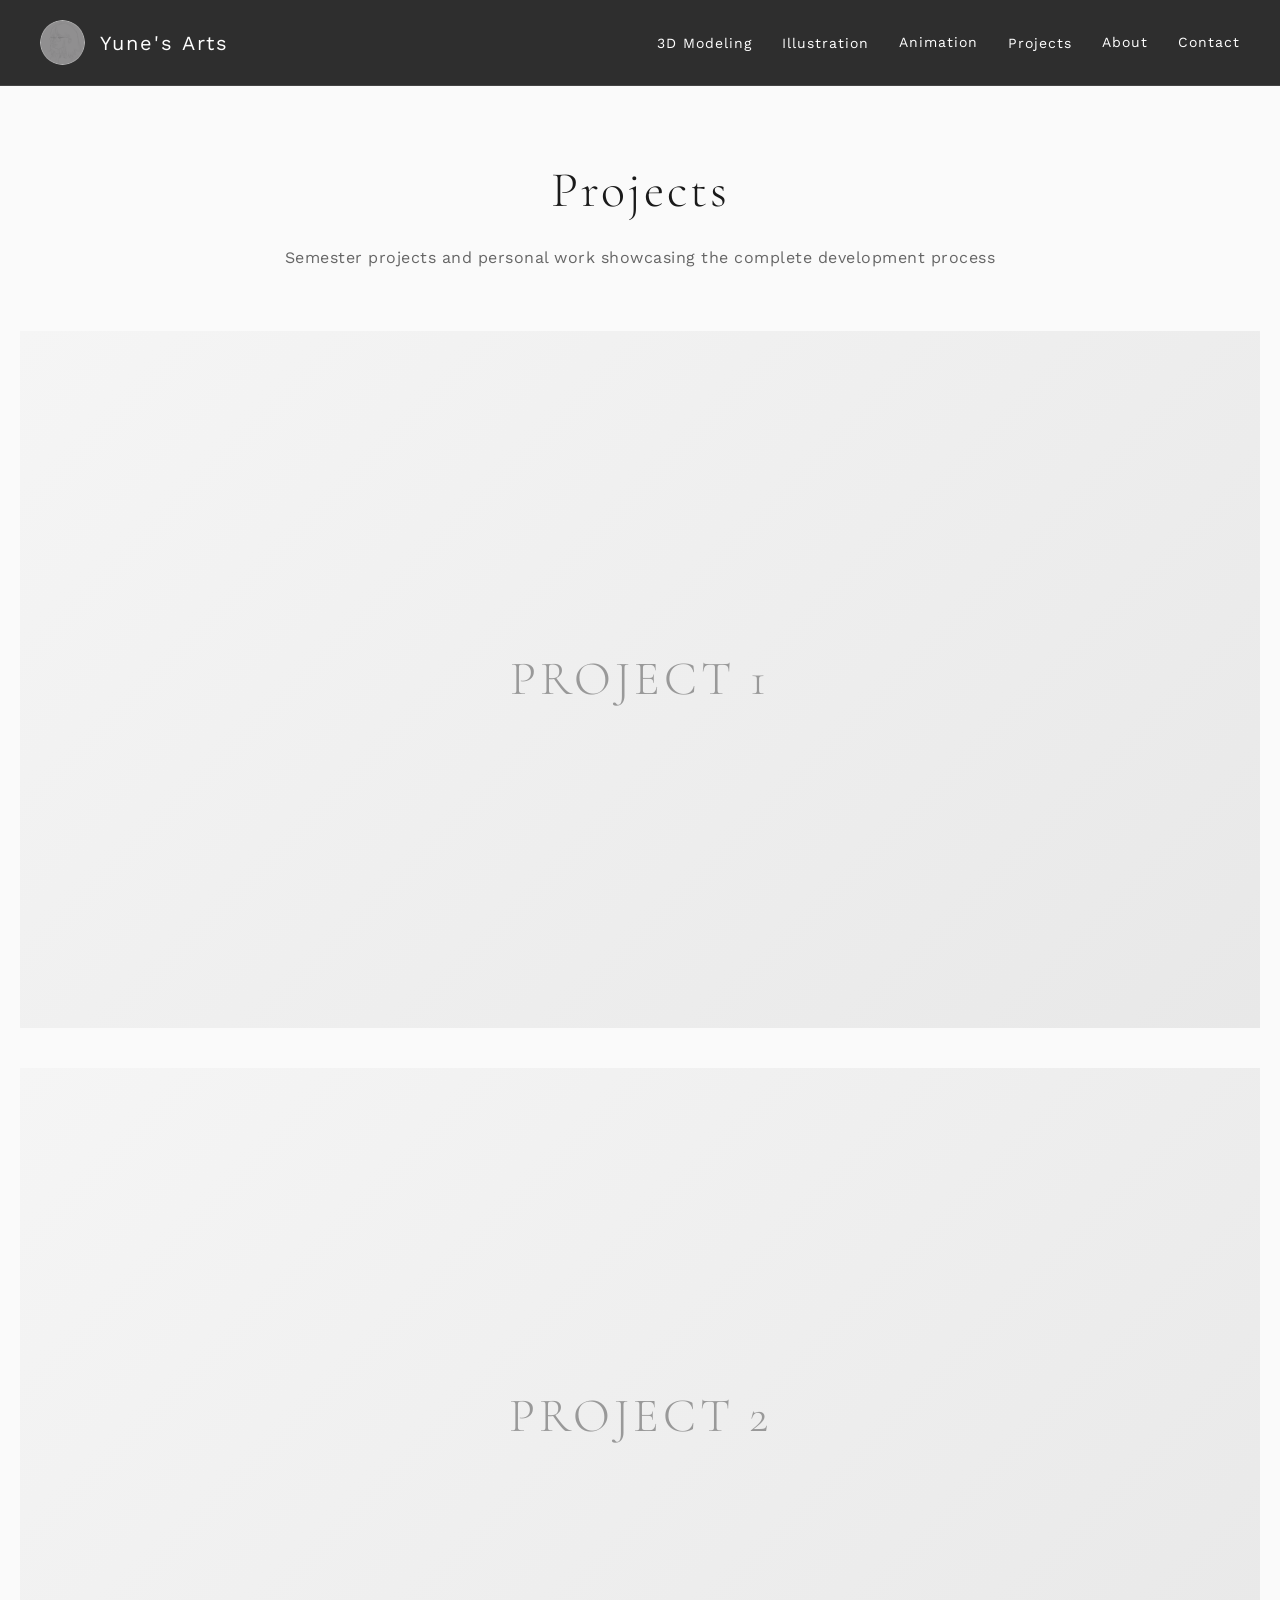
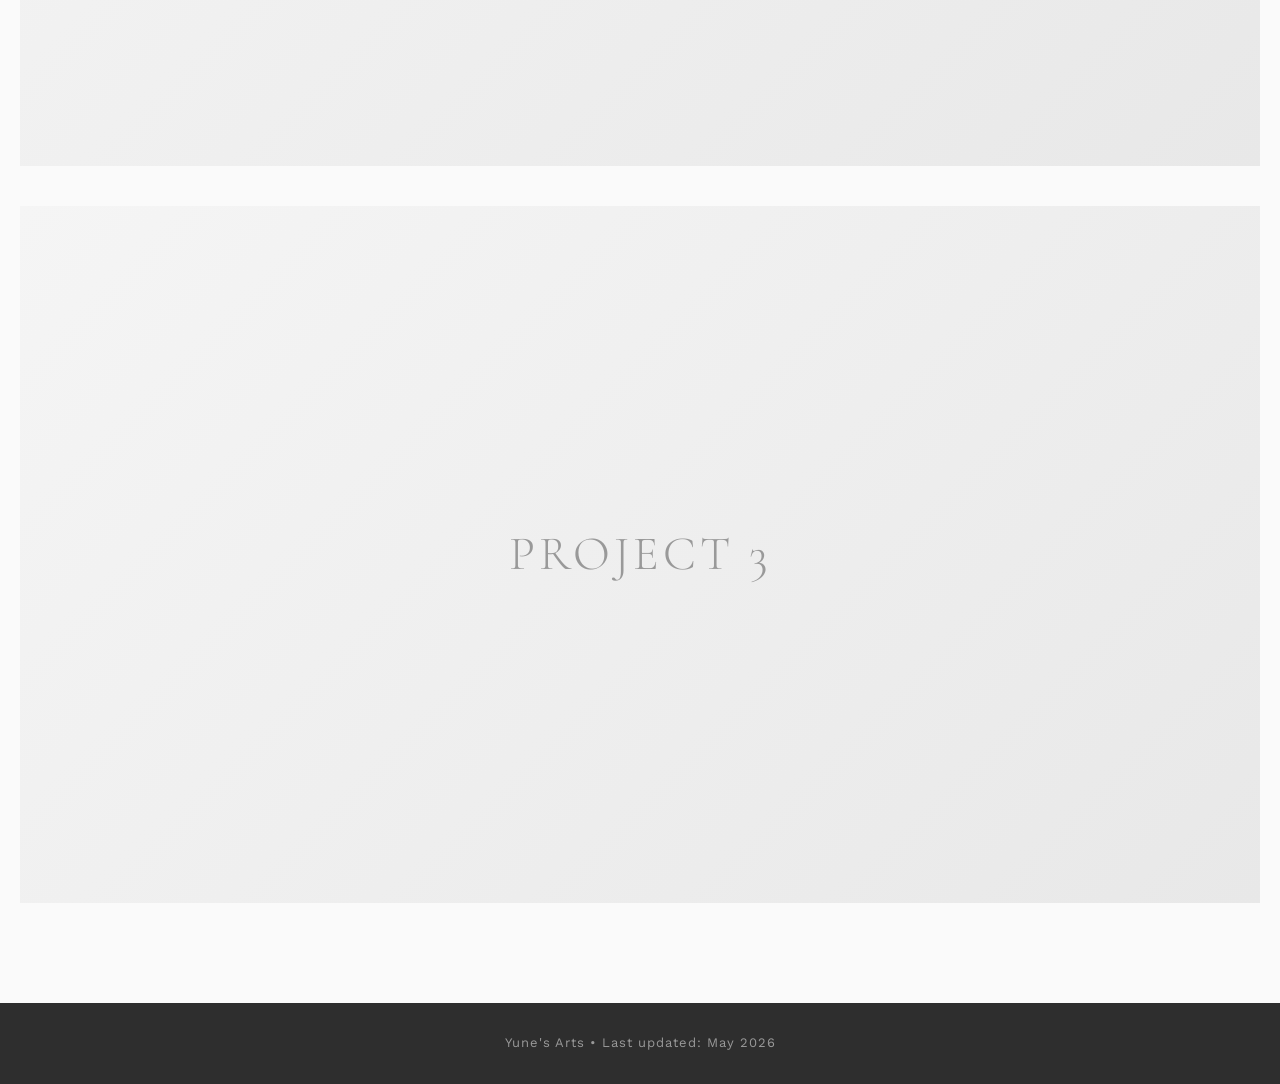
<file: projects.html>
<!DOCTYPE html>
<html lang="en">
<head>
    <meta charset="UTF-8">
    <meta name="viewport" content="width=device-width, initial-scale=1.0">
    <title>Projects - Yune's Arts</title>
    <link rel="stylesheet" href="style.css">
</head>
<body>
    <!-- Navigation -->
    <nav>
        <div class="nav-container">
            <div class="nav-left">
                <a href="about.html" class="profile-pic">
                    <img src="images/profile.png" alt="Yune's Arts Profile">
                </a>
                <a href="index.html" class="logo">
                    <span>Yune's Arts</span>
                </a>
            </div>
            
            <div class="nav-menu">
                <div class="dropdown">
                    <a href="3d-modeling.html">3D Modeling</a>
                    <div class="dropdown-content">
                        <a href="3d-characters.html">Characters</a>
                        <a href="3d-props.html">Props</a>
                        <a href="3d-environment.html">Environment</a>
                    </div>
                </div>
                
                <div class="dropdown">
                    <a href="illustration.html">Illustration</a>
                    <div class="dropdown-content">
                        <a href="concept-art.html">Concept Art</a>
                        <a href="character-design.html">Character Design</a>
                    </div>
                </div>
                
                <a href="animation.html">Animation</a>
                
                <div class="dropdown">
                    <a href="projects.html">Projects</a>
                    <div class="dropdown-content">
                        <a href="project-1.html">Project 1</a>
                        <a href="project-2.html">Project 2</a>
                        <a href="project-3.html">Project 3</a>
                    </div>
                </div>
                
                <a href="about.html">About</a>
                <a href="contact.html">Contact</a>
            </div>
        </div>
    </nav>

    <!-- Mobile Menu Toggle -->
    <button class="mobile-menu-toggle" aria-label="Menu">
        <span></span>
        <span></span>
        <span></span>
    </button>

    <!-- Page Header -->
    <section class="page-header">
        <h1>Projects</h1>
        <p>Semester projects and personal work showcasing the complete development process</p>
    </section>

    <!-- Category Grid -->
    <section class="category-grid-vertical">
        <a href="project-1.html" class="category-large-vertical">
            <div class="category-image-large-vertical">
                <div class="placeholder-large">
                    <h2>PROJECT 1</h2>
                </div>
            </div>
        </a>

        <a href="project-2.html" class="category-large-vertical">
            <div class="category-image-large-vertical">
                <div class="placeholder-large">
                    <h2>PROJECT 2</h2>
                </div>
            </div>
        </a>

        <a href="project-3.html" class="category-large-vertical">
            <div class="category-image-large-vertical">
                <div class="placeholder-large">
                    <h2>PROJECT 3</h2>
                </div>
            </div>
        </a>
    </section>

    <!-- Footer -->
    <footer>
        <p>Yune's Arts • Last updated: May 2026</p>
    </footer>

    <!-- Mobile Menu Script -->
    <script>
        const menuToggle = document.querySelector('.mobile-menu-toggle');
        const navMenu = document.querySelector('.nav-menu');
        
        menuToggle.addEventListener('click', () => {
            navMenu.classList.toggle('active');
            menuToggle.classList.toggle('active');
        });
        
        document.querySelectorAll('.nav-menu a').forEach(link => {
            link.addEventListener('click', () => {
                navMenu.classList.remove('active');
                menuToggle.classList.remove('active');
            });
        });
    </script>

</body>
</html>
</file>
<file: style.css>
/* ===== GOOGLE FONTS ===== */
@import url('https://fonts.googleapis.com/css2?family=Cormorant+Garamond:wght@300;400;500&family=Work+Sans:wght@300;400;500&display=swap');

/* ===== GLOBAL RESET ===== */
* {
    margin: 0;
    padding: 0;
    box-sizing: border-box;
}

body {
    font-family: 'Work Sans', sans-serif;
    background-color: #fafafa;
    color: #1a1a1a;
    line-height: 1.6;
}

/* ===== NAVIGATION ===== */
nav {
    position: fixed;
    top: 0;
    left: 0;
    right: 0;
    background: #2e2e2e;
    border-bottom: 1px solid #444;
    z-index: 1000;
}

.nav-container {
    max-width: 1400px;
    margin: 0 auto;
    padding: 20px 40px;
    display: flex;
    justify-content: space-between;
    align-items: center;
}

.nav-left {
    display: flex;
    align-items: center;
}

.profile-pic {
    width: 45px;
    height: 45px;
    border-radius: 50%;
    overflow: hidden;
    transition: transform 0.3s;
    margin-right: 15px;
}

.profile-pic:hover {
    transform: scale(1.1);
}

.profile-pic img {
    width: 100%;
    height: 100%;
    object-fit: cover;
}

/* Profile pic rechts mit weniger Abstand - nur Homepage */
.nav-container > .profile-pic {
    margin-left: 20px;
    margin-right: 0;
}

.logo {
    color: white;
    text-decoration: none;
    font-size: 20px;
    font-weight: 400;
    letter-spacing: 2px;
}

.nav-menu {
    display: flex;
    gap: 30px;
    align-items: center;
}

.nav-menu > a,
.dropdown > a {
    color: white;
    text-decoration: none;
    font-size: 14px;
    letter-spacing: 1px;
    transition: color 0.3s;
    position: relative;
}

.nav-menu > a:hover,
.dropdown > a:hover {
    color: #ccc;
}

/* Dropdown */
.dropdown {
    position: relative;
}

.dropdown-content {
    display: none;
    position: absolute;
    top: 100%;
    left: 0;
    background: #2e2e2e;
    min-width: 180px;
    padding: 15px 0 10px 0;
    margin-top: 0;
    border: 1px solid #444;
    box-shadow: 0 4px 6px rgba(0,0,0,0.3);
    opacity: 0;
    transition: opacity 0.3s ease;
}

.dropdown:hover .dropdown-content {
    display: block;
    opacity: 1;
    animation: fadeIn 0.3s ease;
}

@keyframes fadeIn {
    from {
        opacity: 0;
    }
    to {
        opacity: 1;
    }
}

.dropdown-content:hover {
    display: block;
    opacity: 1;
}

.dropdown-content a {
    display: block;
    padding: 10px 20px;
    color: white;
    text-decoration: none;
    font-size: 13px;
    letter-spacing: 0.5px;
    transition: background 0.3s;
}

.dropdown-content a:hover {
    background: #444;
}

/* ===== HERO SECTION (Homepage) ===== */
main {
    max-width: 800px;
    margin: 150px auto 40px;
    text-align: center;
    padding: 0 20px;
}

.subtitle {
    font-size: 14px;
    letter-spacing: 2px;
    color: #666;
    margin-bottom: 8px;
}

.name-line {
    font-size: 14px;
    letter-spacing: 1.5px;
    color: #999;
    font-weight: 300;
    margin-top: 10px;
}

h1 {
    font-family: 'Cormorant Garamond', serif;
    font-size: 48px;
    font-weight: 300;
    letter-spacing: 4px;
    margin-bottom: 10px;
}

/* ===== HERO IMAGE ===== */
.hero-image {
    max-width: 1600px;
    margin: 20px auto 40px;
    padding: 0 20px;
}

.hero-image-link {
    display: block;
    width: 100%;
    text-decoration: none;
    overflow: hidden;
}

.hero-placeholder {
    width: 100%;
    aspect-ratio: 16/9;
    background: linear-gradient(135deg, #f5f5f5 0%, #e8e8e8 100%);
    display: flex;
    align-items: center;
    justify-content: center;
    transition: transform 0.4s ease;
    overflow: hidden;
}

.hero-image-link:hover .hero-placeholder {
    transform: scale(1.05);
}

.hero-placeholder span {
    font-size: 24px;
    color: #999;
    letter-spacing: 4px;
}



/* ===== WELCOME TEXT SECTION ===== */
.welcome-text {
    max-width: 800px;
    margin: 60px auto;
    padding: 0 40px;
    text-align: center;
}

.welcome-text h2 {
    font-family: 'Cormorant Garamond', serif;
    font-size: 28px;
    font-weight: 400;
    letter-spacing: 1px;
    margin-bottom: 20px;
}

.welcome-text p {
    font-size: 16px;
    color: #666;
    line-height: 1.8;
}

/* ===== CATEGORY ROW (Small Cards on Homepage) ===== */
.category-row {
    max-width: 1600px;
    margin: 0 auto 80px;
    padding: 0 20px;
    display: grid;
    grid-template-columns: repeat(auto-fit, minmax(250px, 1fr));
    gap: 30px;
}

.category-card-small {
    text-decoration: none;
    color: inherit;
}

.category-image-small {
    width: 100%;
    aspect-ratio: 4/3;
    overflow: hidden;
}

.placeholder-small {
    width: 100%;
    height: 100%;
    background: linear-gradient(135deg, #f5f5f5 0%, #e8e8e8 100%);
    display: flex;
    align-items: center;
    justify-content: center;
    font-size: 16px;
    color: #999;
    letter-spacing: 3px;
    transition: transform 0.4s ease;
}

.category-card-small:hover .placeholder-small {
    transform: scale(1.05);
}

/* ===== PAGE HEADER ===== */
.page-header {
    max-width: 1600px;
    margin: 150px auto 60px;
    padding: 0 20px;
    text-align: center;
}

.page-header h1 {
    font-family: 'Cormorant Garamond', serif;
    font-size: 50px;
    font-weight: 300;
    letter-spacing: 3px;
    margin-bottom: 15px;
}

.page-header p {
    font-size: 16px;
    color: #666;
    letter-spacing: 0.5px;
}

/* ===== CATEGORY GRID VERTICAL (Large Category Images) ===== */
.category-grid-vertical {
    max-width: 1600px;
    margin: 0 auto 80px;
    padding: 0 20px;
    display: flex;
    flex-direction: column;
    gap: 40px;
}

.category-large-vertical {
    display: block;
    text-decoration: none;
    color: inherit;
}

.category-image-large-vertical {
    width: 100%;
    aspect-ratio: 16/9;
    overflow: hidden;
    position: relative;
}

.placeholder-large {
    width: 100%;
    height: 100%;
    background: linear-gradient(135deg, #f5f5f5 0%, #e8e8e8 100%);
    display: flex;
    align-items: center;
    justify-content: center;
    transition: transform 0.4s ease;
}

.category-large-vertical:hover .placeholder-large {
    transform: scale(1.05);
}

.category-image-large-vertical h2 {
    font-family: 'Cormorant Garamond', serif;
    font-size: 48px;
    font-weight: 300;
    letter-spacing: 4px;
    color: #999;
}

/* ===== GALLERY GRID (Individual Projects) ===== */
.gallery-grid {
    max-width: 1600px;
    margin: 0 auto 80px;
    padding: 0 20px;
    display: grid;
    grid-template-columns: repeat(auto-fill, minmax(350px, 1fr));
    grid-auto-rows: 10px;
    gap: 20px;
}

.gallery-item {
    cursor: pointer;
    overflow: hidden;
    position: relative;
}

.gallery-image {
    width: 100%;
    height: 100%;
    overflow: hidden;
}

.gallery-image img,
.placeholder-gallery {
    width: 100%;
    height: 100%;
    object-fit: cover;
    transition: transform 0.4s ease;
    display: block;
}

.gallery-item:hover .gallery-image img,
.gallery-item:hover .placeholder-gallery {
    transform: scale(1.08);
}

.placeholder-gallery {
    background: linear-gradient(135deg, #f5f5f5 0%, #e8e8e8 100%);
    display: flex;
    align-items: center;
    justify-content: center;
    font-size: 18px;
    color: #999;
    letter-spacing: 2px;
    aspect-ratio: 4/3;
}

/* Masonry Heights */
.gallery-item.tall {
    grid-row-end: span 50;
}

.gallery-item.medium {
    grid-row-end: span 35;
}

.gallery-item.short {
    grid-row-end: span 30;
}

/* Hide text info in gallery - only show in lightbox */
.gallery-item h3,
.gallery-item p {
    display: none;
}

/* ===== LIGHTBOX ===== */
.lightbox {
    position: fixed;
    top: 0;
    left: 0;
    width: 100%;
    height: 100%;
    background: rgba(0, 0, 0, 0.92);
    display: none;
    align-items: center;
    justify-content: center;
    z-index: 9999;
    padding: 60px;
}

.lightbox.active {
    display: flex;
}

.lightbox-content {
    display: flex;
    gap: 40px;
    max-width: 90%;
    max-height: 85vh;
    position: relative;
    align-items: center;
}

.lightbox-image {
    flex: 1;
    max-width: 70%;
    display: flex;
    align-items: center;
    justify-content: center;
}

.lightbox-image img {
    max-width: 100%;
    max-height: 80vh;
    object-fit: contain;
}

.lightbox-info {
    flex: 0 0 300px;
    background: #1a1a1a;
    padding: 30px;
    color: white;
    max-height: 80vh;
    overflow-y: auto;
}

.lightbox-info h3 {
    font-family: 'Cormorant Garamond', serif;
    font-size: 24px;
    font-weight: 400;
    letter-spacing: 1px;
    margin-bottom: 15px;
    color: #fff;
}

.lightbox-info p {
    font-size: 14px;
    line-height: 1.8;
    color: #ccc;
    margin-bottom: 10px;
}

.lightbox-info .info-label {
    font-weight: 500;
    color: #fff;
    margin-top: 20px;
    display: block;
}

.lightbox-close {
    position: absolute;
    top: -50px;
    right: 0;
    background: transparent;
    border: none;
    color: white;
    font-size: 40px;
    cursor: pointer;
    width: 40px;
    height: 40px;
    display: flex;
    align-items: center;
    justify-content: center;
    transition: opacity 0.3s;
}

.lightbox-close:hover {
    opacity: 0.7;
}

/* ===== ABOUT PAGE ===== */
.about-page {
    max-width: 1000px;
    margin: 150px auto 80px;
    padding: 0 40px;
}

.about-page h1 {
    font-family: 'Cormorant Garamond', serif;
    font-size: 50px;
    font-weight: 300;
    letter-spacing: 3px;
    text-align: center;
    margin-bottom: 60px;
}

.about-main {
    display: grid;
    grid-template-columns: 300px 1fr;
    gap: 50px;
    margin-bottom: 60px;
    align-items: start;
}

.about-image img {
    width: 100%;
    height: auto;
    display: block;
}

.about-text p {
    font-size: 16px;
    line-height: 1.8;
    color: #666;
    margin-bottom: 25px;
}

.about-content h2 {
    font-family: 'Cormorant Garamond', serif;
    font-size: 28px;
    font-weight: 400;
    letter-spacing: 1px;
    margin: 40px 0 30px;
}

.skills-list {
    display: grid;
    grid-template-columns: repeat(2, 1fr);
    gap: 30px;
    margin-top: 40px;
}

.skill-group {
    padding: 20px;
    background: #f9f9f9;
    border-left: 3px solid #e0e0e0;
}

.skill-group h3 {
    font-size: 18px;
    font-weight: 500;
    margin-bottom: 10px;
    letter-spacing: 0.5px;
}

.skill-group p {
    font-size: 14px;
    color: #666;
    line-height: 1.6;
    margin: 0;
}

/* ===== CONTACT PAGE ===== */
.contact-page {
    max-width: 900px;
    margin: 150px auto 80px;
    padding: 0 40px;
}

.contact-page h1 {
    font-family: 'Cormorant Garamond', serif;
    font-size: 50px;
    font-weight: 300;
    letter-spacing: 3px;
    margin-bottom: 40px;
    text-align: center;
}

.contact-content > p {
    font-size: 16px;
    line-height: 1.8;
    color: #666;
    margin-bottom: 60px;
    text-align: center;
}

.contact-sections {
    display: grid;
    grid-template-columns: repeat(2, 1fr);
    gap: 60px;
}

.contact-group {
    padding: 20px;
    background: #f9f9f9;
    border-left: 3px solid #e0e0e0;
}

.contact-group h2 {
    font-family: 'Cormorant Garamond', serif;
    font-size: 28px;
    font-weight: 400;
    letter-spacing: 1px;
    margin-bottom: 20px;
}

.contact-link {
    display: block;
    font-size: 15px;
    color: #666;
    text-decoration: none;
    transition: color 0.3s;
    margin-bottom: 15px;
    line-height: 1.6;
}

.contact-link:hover {
    color: #1a1a1a;
}

.contact-link .platform {
    font-weight: 500;
    color: #1a1a1a;
    display: block;
}

.contact-link .account {
    font-size: 14px;
    color: #999;
    display: block;
}

.links-list {
    display: flex;
    flex-direction: column;
    gap: 10px;
}

/* ===== FOOTER ===== */
footer {
    background: #2e2e2e;
    padding: 30px 40px;
    text-align: center;
    margin-top: 100px;
}

footer p {
    color: #999;
    font-size: 13px;
    letter-spacing: 1px;
    margin: 0;
}

/* ===== MOBILE MENU TOGGLE (Hamburger) ===== */
.mobile-menu-toggle {
    display: none;
    flex-direction: column;
    gap: 5px;
    background: transparent;
    border: none;
    cursor: pointer;
    padding: 8px;
    position: fixed;
    top: 18px;
    right: 20px;
    z-index: 1001;
}

.mobile-menu-toggle span {
    width: 25px;
    height: 2px;
    background: white;
    transition: all 0.3s ease;
}

.mobile-menu-toggle.active span:nth-child(1) {
    transform: rotate(45deg) translate(7px, 7px);
}

.mobile-menu-toggle.active span:nth-child(2) {
    opacity: 0;
}

.mobile-menu-toggle.active span:nth-child(3) {
    transform: rotate(-45deg) translate(7px, -7px);
}

/* ===== MOBILE RESPONSIVENESS ===== */

@media (max-width: 768px) {
    /* Hamburger Menu anzeigen */
    .mobile-menu-toggle {
        display: flex;
    }
    
    /* Navigation */
    nav {
        position: fixed;
        width: 100%;
        z-index: 999;
        background: #2e2e2e;
        border-bottom: 1px solid #444;
    }
    
    .nav-container {
        padding: 15px 20px;
        justify-content: center;
    }
    
    .nav-left {
        align-items: center;
    }
    
    .profile-pic {
        width: 35px;
        height: 35px;
        margin-right: 10px;
    }
    
    .logo {
        font-size: 16px;
        letter-spacing: 1.5px;
    }
    
    /* Navigation Menu versteckt by default */
    .nav-menu {
        display: none;
        position: fixed;
        top: 60px;
        left: 0;
        right: 0;
        background: #2e2e2e;
        flex-direction: column;
        padding: 20px;
        gap: 15px;
        border-bottom: 1px solid #444;
        box-shadow: 0 4px 6px rgba(0,0,0,0.3);
    }
    
    /* Navigation Menu sichtbar wenn active */
    .nav-menu.active {
        display: flex;
    }
    
    .nav-menu > a,
    .dropdown > a {
        color: white;
        font-size: 14px;
        padding: 10px;
        text-align: center;
    }
    
    /* Dropdowns auf Mobile ausblenden */
    .dropdown-content {
        display: none !important;
    }
    
    /* Hero Section */
    main {
        margin: 100px auto 30px;
        padding: 0 20px;
    }
    
    .subtitle {
        font-size: 12px;
    }
    
    .name-line {
        font-size: 12px;
        margin-bottom: 12px;
    }
    
    h1 {
        font-size: 36px;
        letter-spacing: 2px;
        margin-bottom: 20px;
    }
    
    /* Hero Image */
    .hero-image {
        padding: 0 20px;
        margin: 15px auto 30px;
    }
    
    .hero-placeholder span {
        font-size: 16px;
        letter-spacing: 3px;
    }
    
    
    
    /* Welcome Text */
    .welcome-text {
        margin: 40px auto;
        padding: 0 20px;
    }
    
    .welcome-text h2 {
        font-size: 22px;
    }
    
    .welcome-text p {
        font-size: 15px;
        line-height: 1.7;
    }
    
    /* Kategorie-Karten */
    .category-row {
        grid-template-columns: 1fr;
        gap: 25px;
        padding: 0 20px;
        margin-bottom: 60px;
    }
    
    .placeholder-small {
        font-size: 14px;
        letter-spacing: 2px;
    }
    
    /* Page Headers */
    .page-header {
        margin: 100px auto 50px;
        padding: 0 20px;
    }
    
    .page-header h1 {
        font-size: 32px;
        letter-spacing: 2px;
    }
    
    .page-header p {
        font-size: 14px;
    }
    
    /* Galerie Grid */
    .gallery-grid {
        grid-template-columns: 1fr;
        grid-auto-rows: auto;
        gap: 30px;
        padding: 0 20px;
    }
    
    .gallery-item.tall,
    .gallery-item.medium,
    .gallery-item.short {
        grid-row-end: auto;
    }
    
    /* Lightbox Mobile */
    .lightbox {
        padding: 20px;
    }
    
    .lightbox-content {
        flex-direction: column;
        max-width: 100%;
        gap: 20px;
    }
    
    .lightbox-image {
        max-width: 100%;
    }
    
    .lightbox-info {
        flex: 0 0 auto;
        width: 100%;
        max-height: 40vh;
    }
    
    .lightbox-close {
        top: -40px;
        right: 0;
    }
    
    /* About Page */
    .about-page {
        margin: 100px auto 60px;
        padding: 0 20px;
    }
    
    .about-page h1 {
        font-size: 32px;
    }
    
    .about-main {
        grid-template-columns: 1fr;
        gap: 30px;
    }
    
    .about-image img {
        max-width: 250px;
        margin: 0 auto;
    }
    
    .about-text p {
        font-size: 15px;
    }
    
    .about-content h2 {
        font-size: 24px;
    }
    
    .skills-list {
        grid-template-columns: 1fr;
        gap: 20px;
    }
    
    .skill-group h3 {
        font-size: 16px;
    }
    
    /* Contact Page */
    .contact-page {
        margin: 100px auto 60px;
        padding: 0 20px;
    }
    
    .contact-page h1 {
        font-size: 32px;
    }
    
    .contact-content > p {
        font-size: 15px;
    }
    
    .contact-sections {
        grid-template-columns: 1fr;
        gap: 40px;
    }
    
    .contact-group h2 {
        font-size: 20px;
    }
    
    .contact-link {
        font-size: 14px;
    }
    
    /* Category Grid Vertical */
    .category-grid-vertical {
        padding: 0 20px;
        gap: 30px;
    }
    
    .category-image-large-vertical h2 {
        font-size: 24px;
        letter-spacing: 2px;
    }
    
    /* Footer */
    footer {
        padding: 25px 20px;
        margin-top: 60px;
    }
    
    footer p {
        font-size: 12px;
    }
}
</file>
